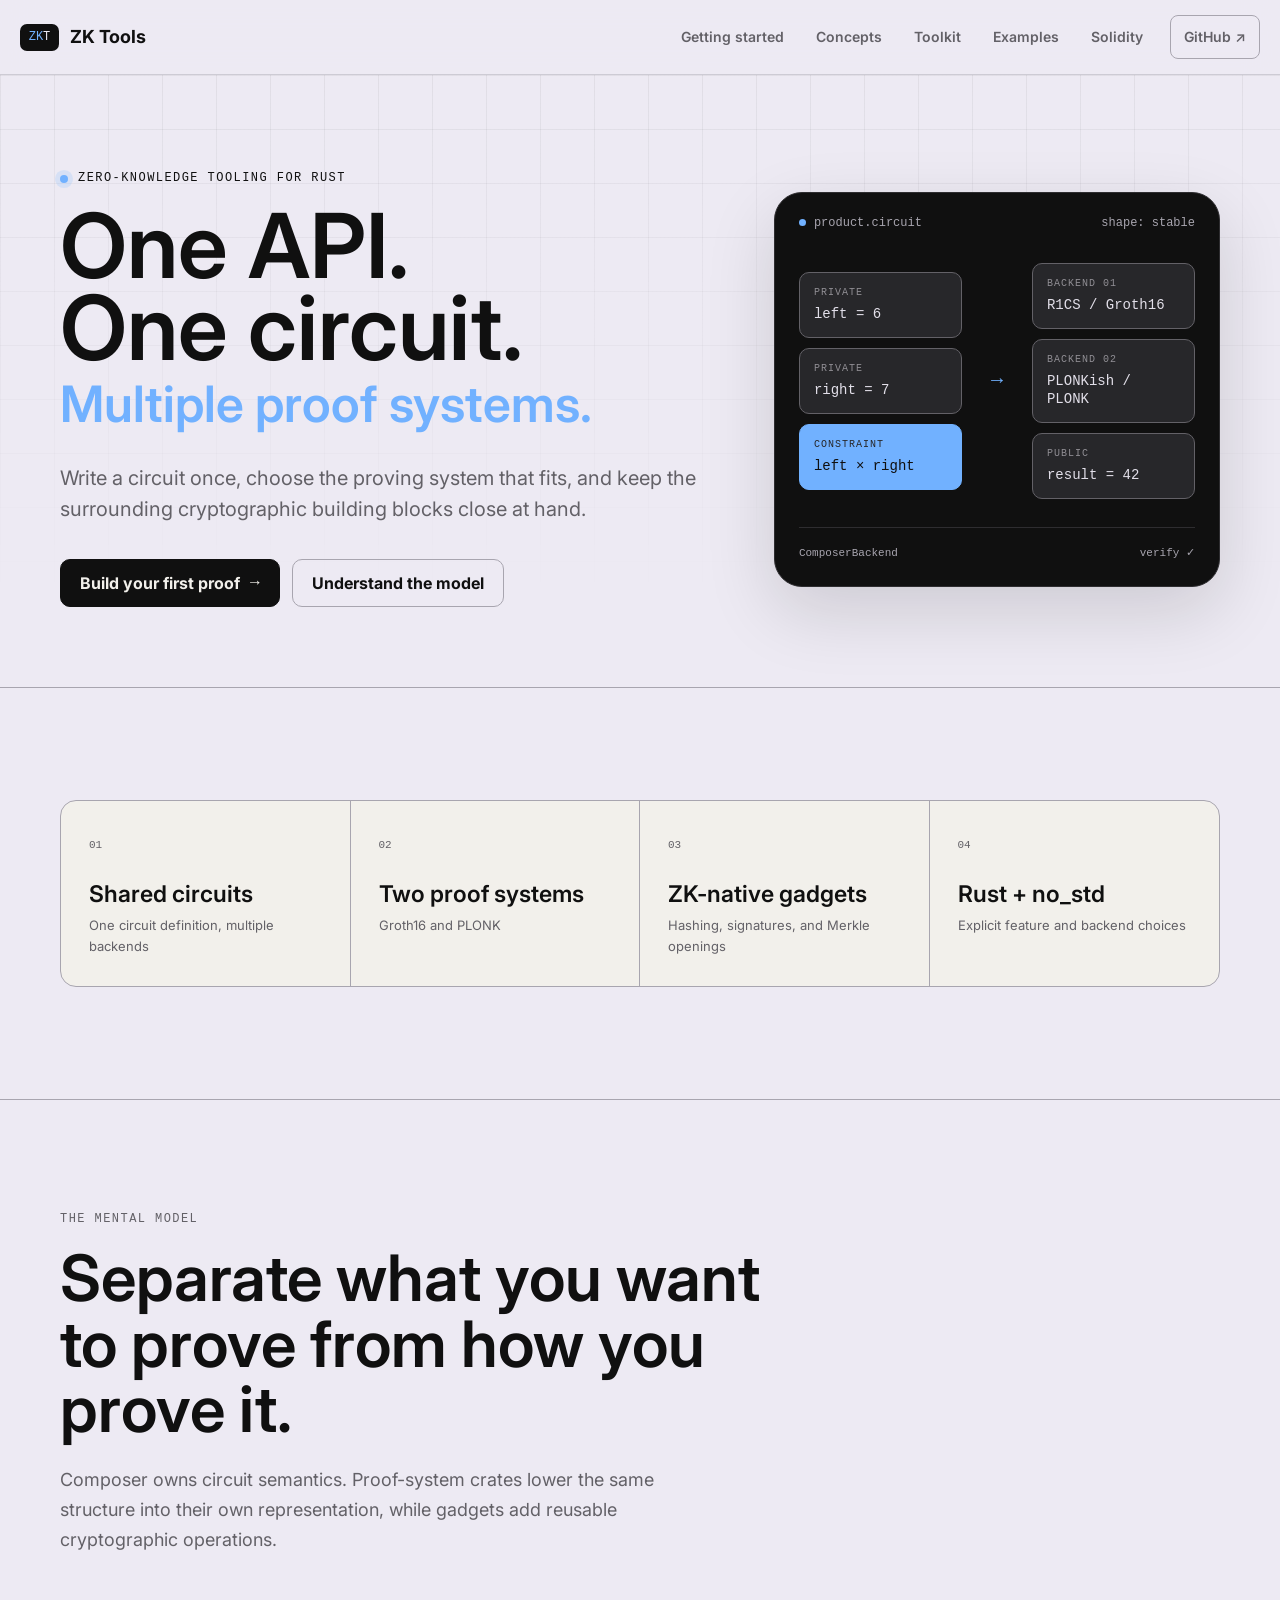
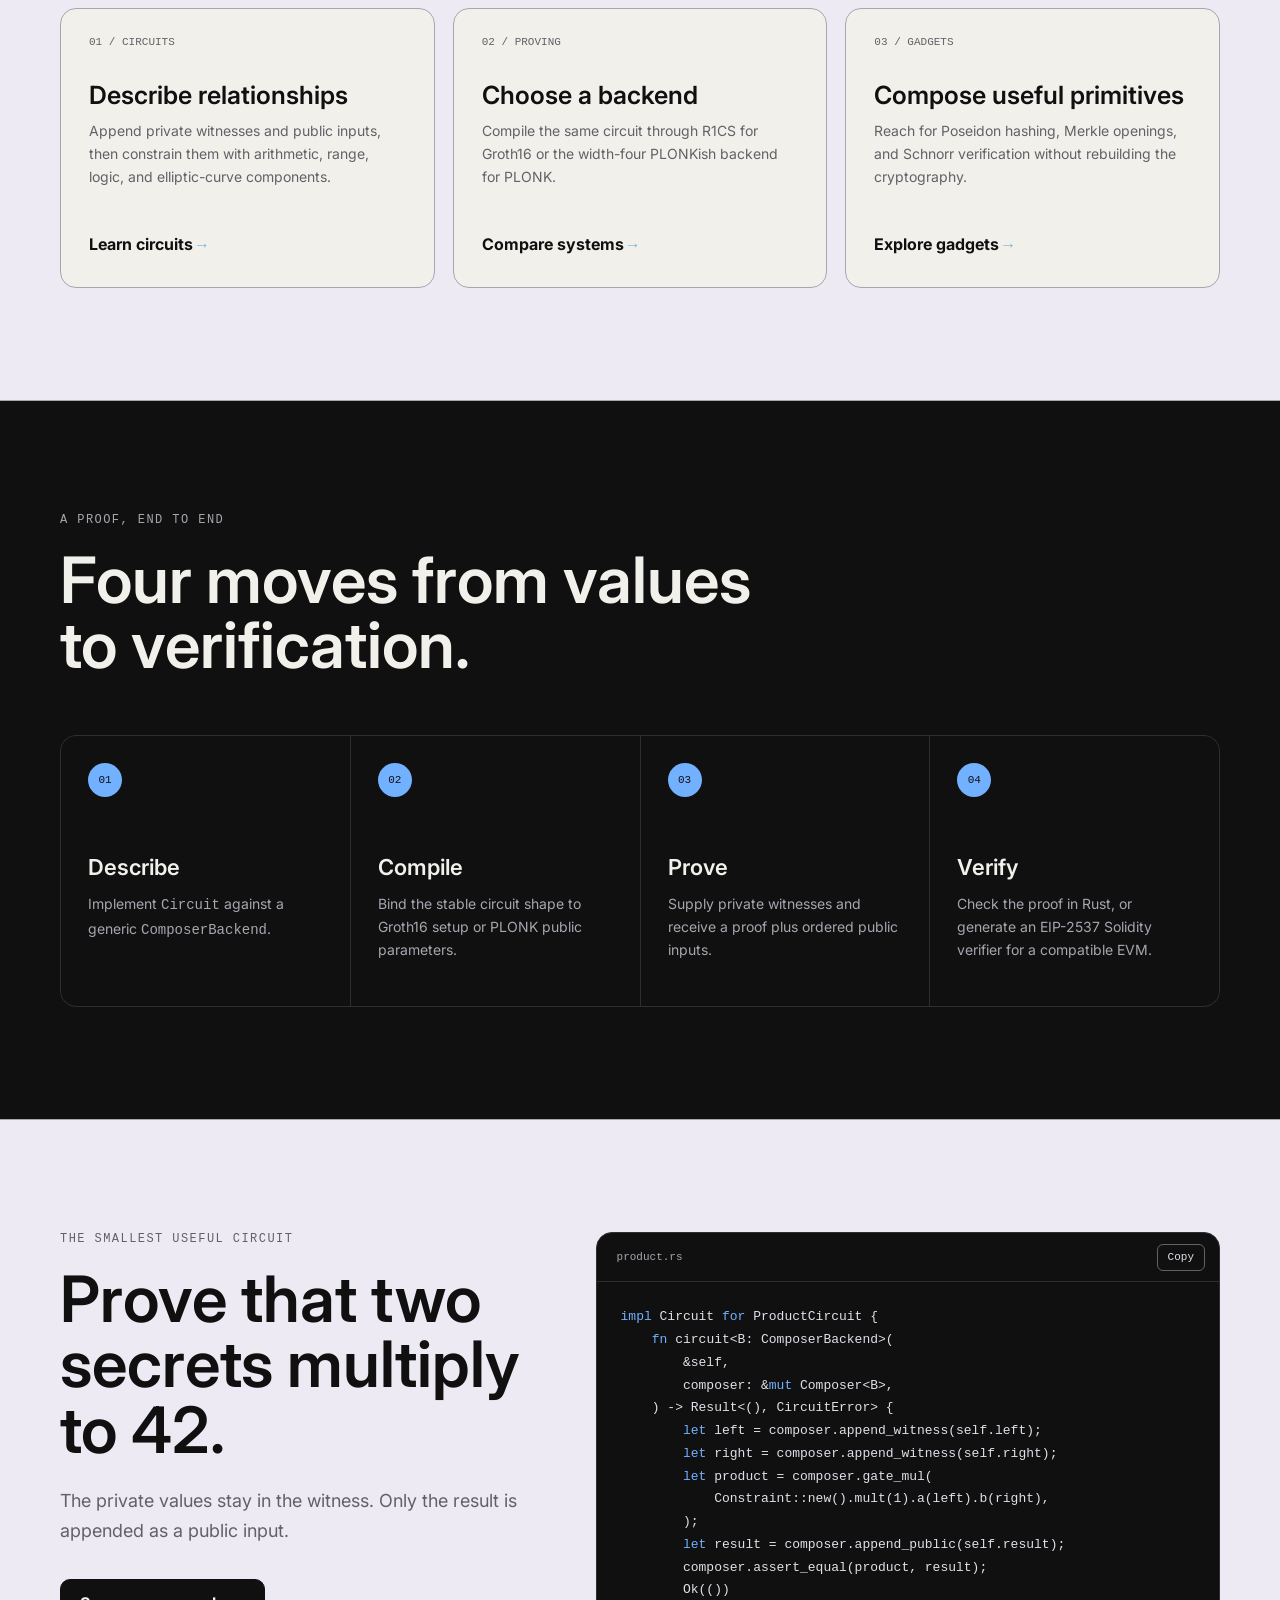
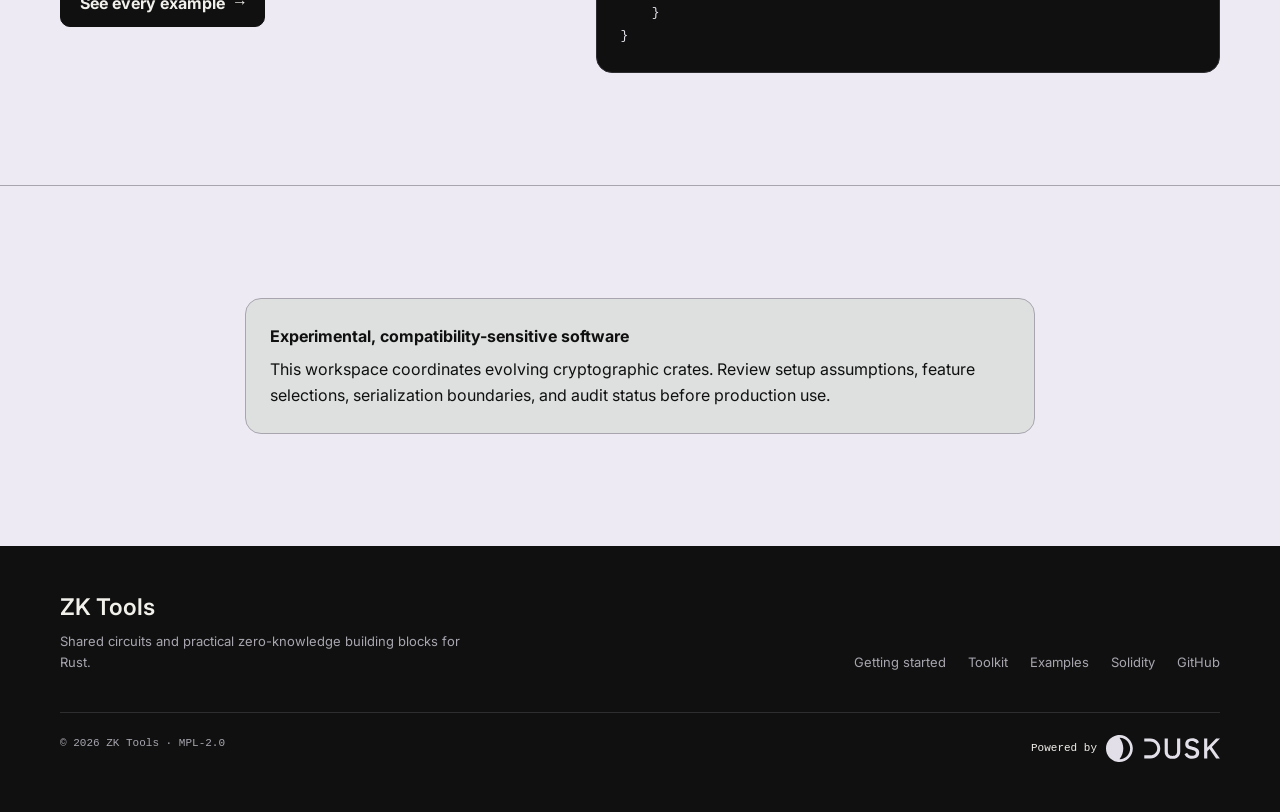
<file: website/index.html>
<!doctype html>
<html lang="en">
<head>
  <meta charset="utf-8">
  <meta name="viewport" content="width=device-width, initial-scale=1">
  <meta name="theme-color" content="#edeaf3">
  <meta name="description" content="A friendly guide to reusable zero-knowledge circuits, Groth16, PLONK, Poseidon, Merkle trees, and Schnorr signatures in Rust.">
  <meta property="og:title" content="ZK Tools — One API. One circuit. Multiple proof systems.">
  <meta property="og:description" content="Build reusable zero-knowledge circuits in Rust and prove them with Groth16 or PLONK.">
  <meta property="og:type" content="website">
  <meta property="og:url" content="https://dusk-network.github.io/zk-tools/">
  <meta name="twitter:card" content="summary">
  <title>ZK Tools — Zero-knowledge building blocks for Rust</title>
  <link rel="canonical" href="https://dusk-network.github.io/zk-tools/">
  <link rel="stylesheet" href="assets/styles.css">
  <script src="assets/site.js" defer></script>
</head>
<body>
  <a class="skip-link" href="#content">Skip to content</a>
  <header class="site-header">
    <div class="nav-wrap">
      <a class="wordmark" href="./" aria-label="ZK Tools home"><span class="wordmark-mark">ZK<span class="wordmark-t">T</span></span> ZK Tools</a>
      <button class="menu-button" type="button" aria-label="Open navigation" aria-expanded="false" data-menu-button>Menu</button>
      <nav class="site-nav" aria-label="Main navigation" data-navigation>
        <a href="guide/">Getting started</a>
        <a href="concepts/">Concepts</a>
        <a href="toolkit/">Toolkit</a>
        <a href="examples/">Examples</a>
        <a href="solidity/">Solidity</a>
        <a class="nav-github" href="https://github.com/dusk-network/zk-tools">GitHub ↗</a>
      </nav>
    </div>
  </header>

  <main id="content">
    <section class="hero">
      <div class="container hero-grid">
        <div>
          <p class="eyebrow"><span class="pulse"></span> Zero-knowledge tooling for Rust</p>
          <h1><span>One API.</span><span>One circuit.</span><span class="hero-accent">Multiple proof systems.</span></h1>
          <p class="hero-copy">Write a circuit once, choose the proving system that fits, and keep the surrounding cryptographic building blocks close at hand.</p>
          <div class="hero-actions">
            <a class="button button-primary" href="guide/">Build your first proof <span class="arrow">→</span></a>
            <a class="button button-ghost" href="concepts/">Understand the model</a>
          </div>
        </div>

        <div class="circuit-card" aria-label="Circuit compilation diagram">
          <div class="circuit-toolbar"><span><span class="status-dot"></span>product.circuit</span><span>shape: stable</span></div>
          <div class="circuit-flow">
            <div class="flow-stack">
              <div class="node"><small>private</small><strong>left = 6</strong></div>
              <div class="node"><small>private</small><strong>right = 7</strong></div>
              <div class="node node-accent"><small>constraint</small><strong>left × right</strong></div>
            </div>
            <div class="flow-arrow">→</div>
            <div class="flow-stack">
              <div class="node"><small>backend 01</small><strong>R1CS / Groth16</strong></div>
              <div class="node"><small>backend 02</small><strong>PLONKish / PLONK</strong></div>
              <div class="node"><small>public</small><strong>result = 42</strong></div>
            </div>
          </div>
          <div class="circuit-footer"><span>ComposerBackend</span><span>verify ✓</span></div>
        </div>
      </div>
    </section>

    <section class="section">
      <div class="container">
        <div class="metric-strip" aria-label="Project overview">
          <div class="metric"><span class="metric-index">01</span><span class="metric-value">Shared circuits</span><span class="metric-label">One circuit definition, multiple backends</span></div>
          <div class="metric"><span class="metric-index">02</span><span class="metric-value">Two proof systems</span><span class="metric-label">Groth16 and PLONK</span></div>
          <div class="metric"><span class="metric-index">03</span><span class="metric-value">ZK-native gadgets</span><span class="metric-label">Hashing, signatures, and Merkle openings</span></div>
          <div class="metric"><span class="metric-index">04</span><span class="metric-value">Rust + no_std</span><span class="metric-label">Explicit feature and backend choices</span></div>
        </div>
      </div>
    </section>

    <section class="section">
      <div class="container">
        <p class="section-kicker">The mental model</p>
        <h2 class="section-title">Separate what you want to prove from how you prove it.</h2>
        <p class="section-lede">Composer owns circuit semantics. Proof-system crates lower the same structure into their own representation, while gadgets add reusable cryptographic operations.</p>
        <div class="card-grid">
          <article class="card"><span class="card-number">01 / CIRCUITS</span><h3>Describe relationships</h3><p>Append private witnesses and public inputs, then constrain them with arithmetic, range, logic, and elliptic-curve components.</p><a class="card-link" href="concepts/#circuits">Learn circuits <span>→</span></a></article>
          <article class="card"><span class="card-number">02 / PROVING</span><h3>Choose a backend</h3><p>Compile the same circuit through R1CS for Groth16 or the width-four PLONKish backend for PLONK.</p><a class="card-link" href="toolkit/#proof-systems">Compare systems <span>→</span></a></article>
          <article class="card"><span class="card-number">03 / GADGETS</span><h3>Compose useful primitives</h3><p>Reach for Poseidon hashing, Merkle openings, and Schnorr verification without rebuilding the cryptography.</p><a class="card-link" href="toolkit/#gadgets">Explore gadgets <span>→</span></a></article>
        </div>
      </div>
    </section>

    <section class="section section-dark">
      <div class="container">
        <p class="section-kicker">A proof, end to end</p>
        <h2 class="section-title">Four moves from values to verification.</h2>
        <div class="steps">
          <article class="step"><span class="step-index">01</span><h3>Describe</h3><p>Implement <code>Circuit</code> against a generic <code>ComposerBackend</code>.</p></article>
          <article class="step"><span class="step-index">02</span><h3>Compile</h3><p>Bind the stable circuit shape to Groth16 setup or PLONK public parameters.</p></article>
          <article class="step"><span class="step-index">03</span><h3>Prove</h3><p>Supply private witnesses and receive a proof plus ordered public inputs.</p></article>
          <article class="step"><span class="step-index">04</span><h3>Verify</h3><p>Check the proof in Rust, or generate an EIP-2537 Solidity verifier for a compatible EVM.</p></article>
        </div>
      </div>
    </section>

    <section class="section">
      <div class="container split">
        <div>
          <p class="section-kicker">The smallest useful circuit</p>
          <h2 class="section-title">Prove that two secrets multiply to 42.</h2>
          <p class="section-lede">The private values stay in the witness. Only the result is appended as a public input.</p>
          <div class="hero-actions"><a class="button button-primary" href="examples/">See every example <span class="arrow">→</span></a></div>
        </div>
        <div class="code-block">
          <div class="code-head"><span>product.rs</span><button class="copy-button" type="button" data-copy>Copy</button></div>
          <pre><code><span class="syntax-key">impl</span> Circuit <span class="syntax-key">for</span> ProductCircuit {
    <span class="syntax-key">fn</span> circuit&lt;B: ComposerBackend&gt;(
        &amp;self,
        composer: &amp;<span class="syntax-key">mut</span> Composer&lt;B&gt;,
    ) -&gt; Result&lt;(), CircuitError&gt; {
        <span class="syntax-key">let</span> left = composer.append_witness(self.left);
        <span class="syntax-key">let</span> right = composer.append_witness(self.right);
        <span class="syntax-key">let</span> product = composer.gate_mul(
            Constraint::new().mult(1).a(left).b(right),
        );
        <span class="syntax-key">let</span> result = composer.append_public(self.result);
        composer.assert_equal(product, result);
        Ok(())
    }
}</code></pre>
        </div>
      </div>
    </section>

    <section class="section">
      <div class="narrow">
        <div class="callout"><strong>Experimental, compatibility-sensitive software</strong>This workspace coordinates evolving cryptographic crates. Review setup assumptions, feature selections, serialization boundaries, and audit status before production use.</div>
      </div>
    </section>
  </main>

  <footer class="site-footer">
    <div class="container">
      <div class="footer-grid">
        <div><h2 class="footer-title">ZK Tools</h2><p class="footer-copy">Shared circuits and practical zero-knowledge building blocks for Rust.</p></div>
        <nav class="footer-links" aria-label="Footer navigation"><a href="guide/">Getting started</a><a href="toolkit/">Toolkit</a><a href="examples/">Examples</a><a href="solidity/">Solidity</a><a href="https://github.com/dusk-network/zk-tools">GitHub</a></nav>
      </div>
      <div class="footer-base"><span>© <span data-year>2026</span> ZK Tools · MPL-2.0</span><span class="powered">Powered by <a href="https://dusk.network" aria-label="Dusk"><img src="assets/dusk-logo.svg" alt="Dusk"></a></span></div>
    </div>
  </footer>
</body>
</html>
</file>
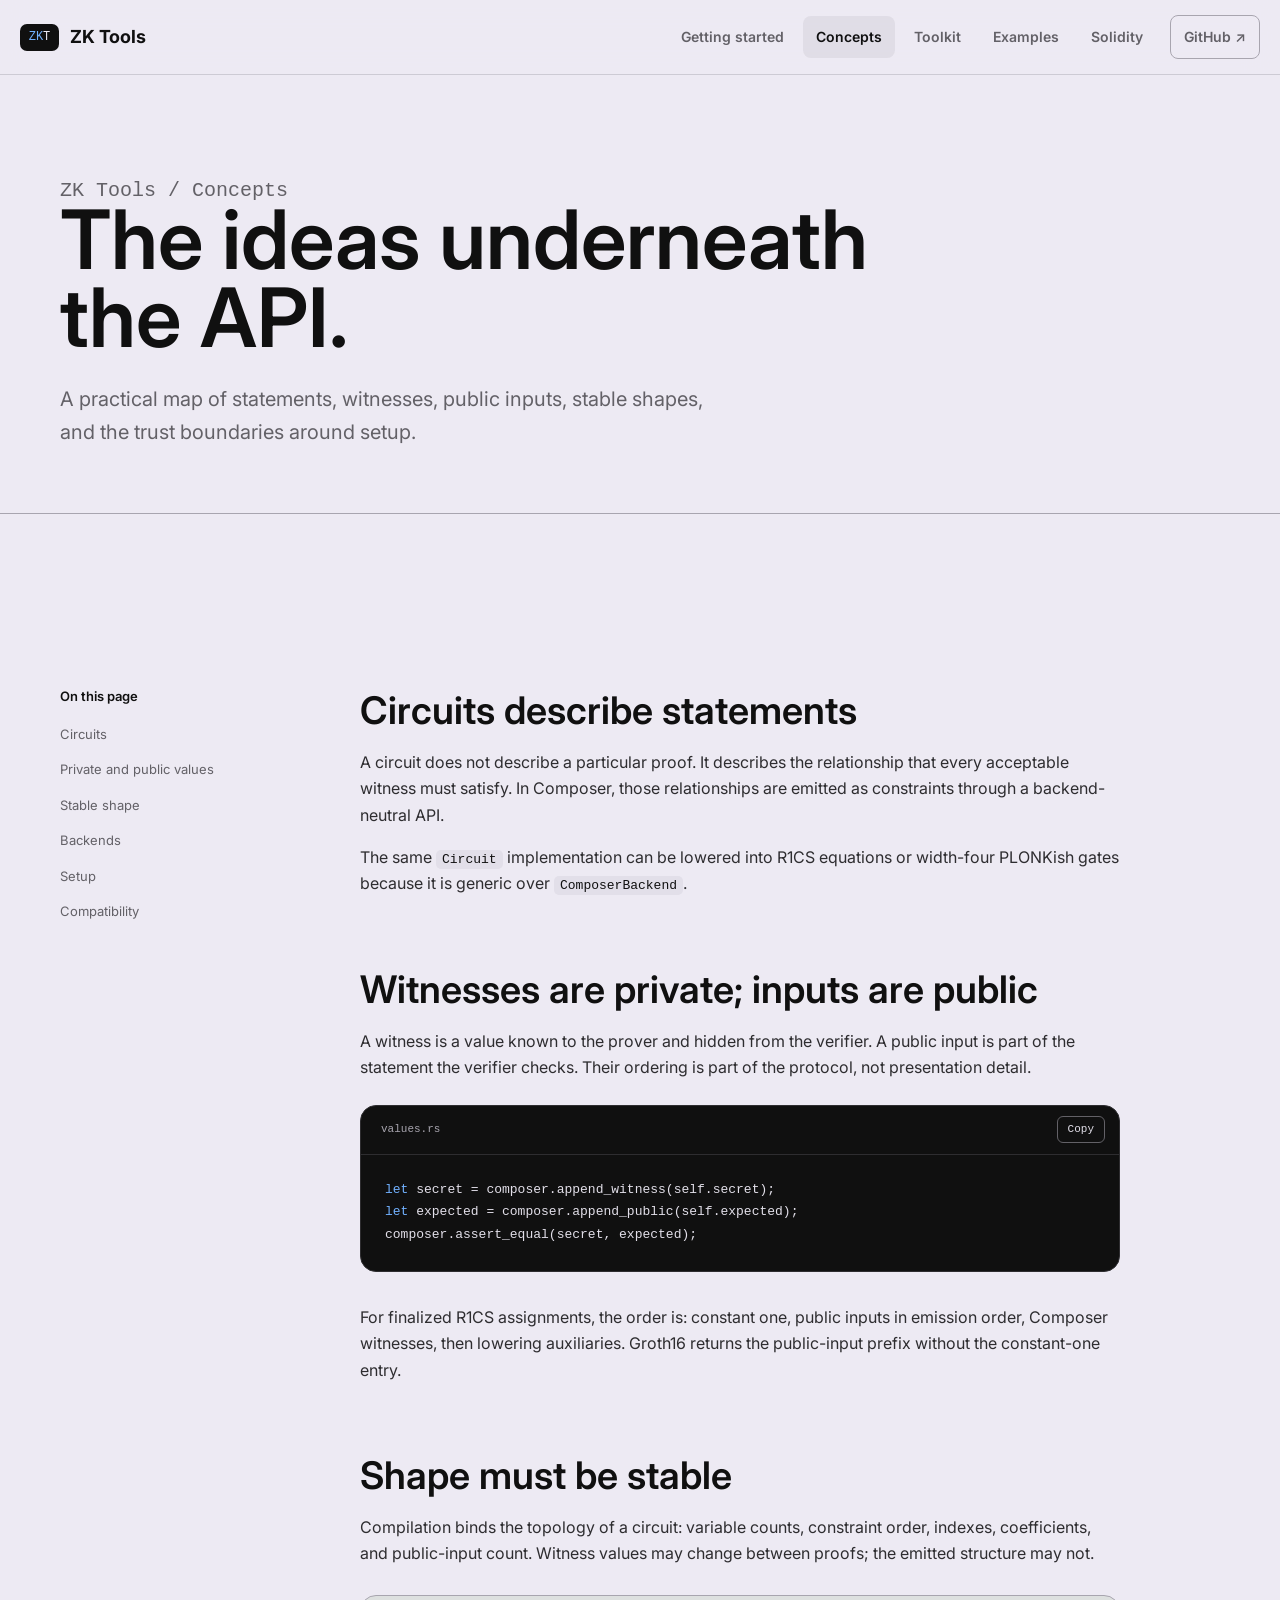
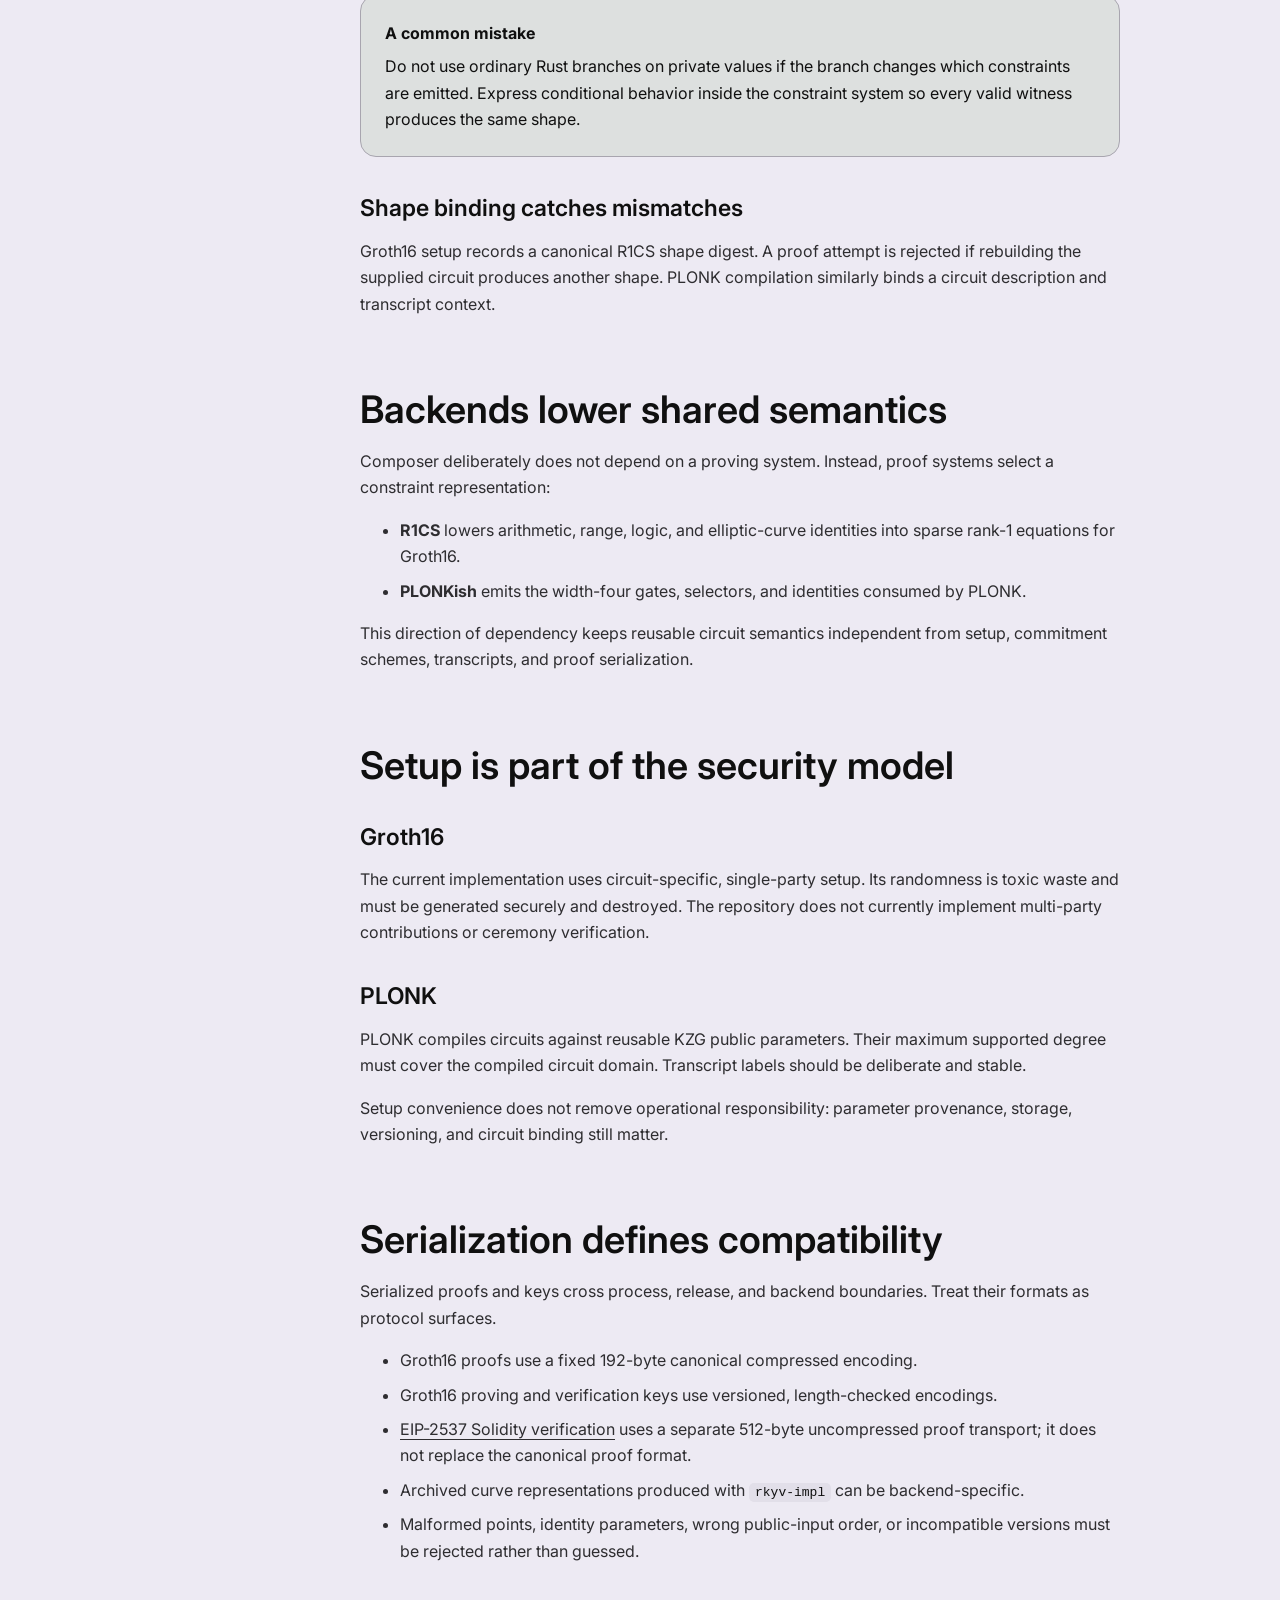
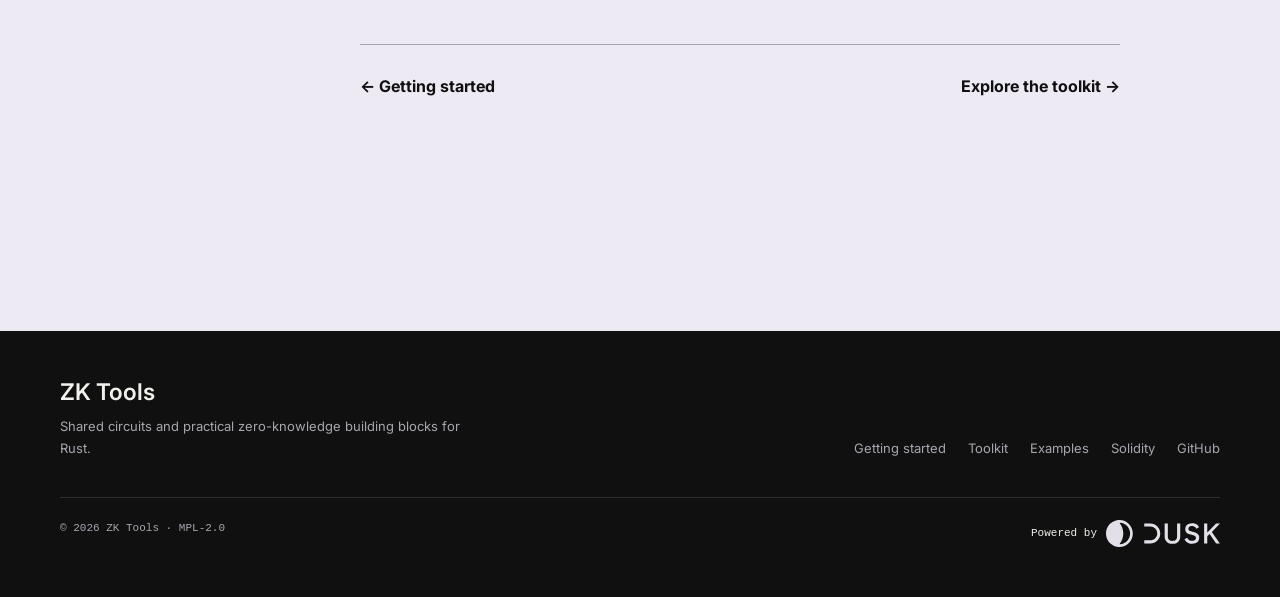
<file: website/concepts/index.html>
<!doctype html>
<html lang="en">
<head>
  <meta charset="utf-8"><meta name="viewport" content="width=device-width, initial-scale=1"><meta name="theme-color" content="#edeaf3">
  <meta name="description" content="Understand circuits, witnesses, public inputs, circuit shape, setup, and verification in ZK Tools.">
  <title>Core concepts — ZK Tools</title>
  <link rel="stylesheet" href="../assets/styles.css"><script src="../assets/site.js" defer></script>
</head>
<body>
  <a class="skip-link" href="#content">Skip to content</a>
  <header class="site-header"><div class="nav-wrap"><a class="wordmark" href="../"><span class="wordmark-mark">ZK<span class="wordmark-t">T</span></span> ZK Tools</a><button class="menu-button" type="button" aria-label="Open navigation" aria-expanded="false" data-menu-button>Menu</button><nav class="site-nav" aria-label="Main navigation" data-navigation><a href="../guide/">Getting started</a><a href="../concepts/" aria-current="page">Concepts</a><a href="../toolkit/">Toolkit</a><a href="../examples/">Examples</a><a href="../solidity/">Solidity</a><a class="nav-github" href="https://github.com/dusk-network/zk-tools">GitHub ↗</a></nav></div></header>
  <main id="content">
    <header class="page-hero container"><p class="breadcrumbs"><a href="../">ZK Tools</a> / Concepts</p><h1>The ideas underneath the API.</h1><p>A practical map of statements, witnesses, public inputs, stable shapes, and the trust boundaries around setup.</p></header>
    <div class="section"><div class="container docs-layout">
      <aside class="docs-sidebar"><strong>On this page</strong><a href="#circuits">Circuits</a><a href="#values">Private and public values</a><a href="#shape">Stable shape</a><a href="#backends">Backends</a><a href="#setup">Setup</a><a href="#serialization">Compatibility</a></aside>
      <article class="docs-content">
        <h2 id="circuits">Circuits describe statements</h2>
        <p>A circuit does not describe a particular proof. It describes the relationship that every acceptable witness must satisfy. In Composer, those relationships are emitted as constraints through a backend-neutral API.</p>
        <p>The same <span class="inline-code">Circuit</span> implementation can be lowered into R1CS equations or width-four PLONKish gates because it is generic over <span class="inline-code">ComposerBackend</span>.</p>

        <h2 id="values">Witnesses are private; inputs are public</h2>
        <p>A witness is a value known to the prover and hidden from the verifier. A public input is part of the statement the verifier checks. Their ordering is part of the protocol, not presentation detail.</p>
        <div class="code-block"><div class="code-head"><span>values.rs</span><button class="copy-button" type="button" data-copy>Copy</button></div><pre><code><span class="syntax-key">let</span> secret = composer.append_witness(self.secret);
<span class="syntax-key">let</span> expected = composer.append_public(self.expected);
composer.assert_equal(secret, expected);</code></pre></div>
        <p>For finalized R1CS assignments, the order is: constant one, public inputs in emission order, Composer witnesses, then lowering auxiliaries. Groth16 returns the public-input prefix without the constant-one entry.</p>

        <h2 id="shape">Shape must be stable</h2>
        <p>Compilation binds the topology of a circuit: variable counts, constraint order, indexes, coefficients, and public-input count. Witness values may change between proofs; the emitted structure may not.</p>
        <div class="callout"><strong>A common mistake</strong>Do not use ordinary Rust branches on private values if the branch changes which constraints are emitted. Express conditional behavior inside the constraint system so every valid witness produces the same shape.</div>
        <h3>Shape binding catches mismatches</h3>
        <p>Groth16 setup records a canonical R1CS shape digest. A proof attempt is rejected if rebuilding the supplied circuit produces another shape. PLONK compilation similarly binds a circuit description and transcript context.</p>

        <h2 id="backends">Backends lower shared semantics</h2>
        <p>Composer deliberately does not depend on a proving system. Instead, proof systems select a constraint representation:</p>
        <ul><li><strong>R1CS</strong> lowers arithmetic, range, logic, and elliptic-curve identities into sparse rank-1 equations for Groth16.</li><li><strong>PLONKish</strong> emits the width-four gates, selectors, and identities consumed by PLONK.</li></ul>
        <p>This direction of dependency keeps reusable circuit semantics independent from setup, commitment schemes, transcripts, and proof serialization.</p>

        <h2 id="setup">Setup is part of the security model</h2>
        <h3>Groth16</h3><p>The current implementation uses circuit-specific, single-party setup. Its randomness is toxic waste and must be generated securely and destroyed. The repository does not currently implement multi-party contributions or ceremony verification.</p>
        <h3>PLONK</h3><p>PLONK compiles circuits against reusable KZG public parameters. Their maximum supported degree must cover the compiled circuit domain. Transcript labels should be deliberate and stable.</p>
        <p>Setup convenience does not remove operational responsibility: parameter provenance, storage, versioning, and circuit binding still matter.</p>

        <h2 id="serialization">Serialization defines compatibility</h2>
        <p>Serialized proofs and keys cross process, release, and backend boundaries. Treat their formats as protocol surfaces.</p>
        <ul><li>Groth16 proofs use a fixed 192-byte canonical compressed encoding.</li><li>Groth16 proving and verification keys use versioned, length-checked encodings.</li><li><a href="../solidity/">EIP-2537 Solidity verification</a> uses a separate 512-byte uncompressed proof transport; it does not replace the canonical proof format.</li><li>Archived curve representations produced with <span class="inline-code">rkyv-impl</span> can be backend-specific.</li><li>Malformed points, identity parameters, wrong public-input order, or incompatible versions must be rejected rather than guessed.</li></ul>
        <div class="doc-next"><a href="../guide/">← Getting started</a><a href="../toolkit/">Explore the toolkit →</a></div>
      </article>
    </div></div>
  </main>
  <footer class="site-footer"><div class="container"><div class="footer-grid"><div><h2 class="footer-title">ZK Tools</h2><p class="footer-copy">Shared circuits and practical zero-knowledge building blocks for Rust.</p></div><nav class="footer-links" aria-label="Footer navigation"><a href="../guide/">Getting started</a><a href="../toolkit/">Toolkit</a><a href="../examples/">Examples</a><a href="../solidity/">Solidity</a><a href="https://github.com/dusk-network/zk-tools">GitHub</a></nav></div><div class="footer-base"><span>© <span data-year>2026</span> ZK Tools · MPL-2.0</span><span class="powered">Powered by <a href="https://dusk.network" aria-label="Dusk"><img src="../assets/dusk-logo.svg" alt="Dusk"></a></span></div></div></footer>
</body>
</html>
</file>
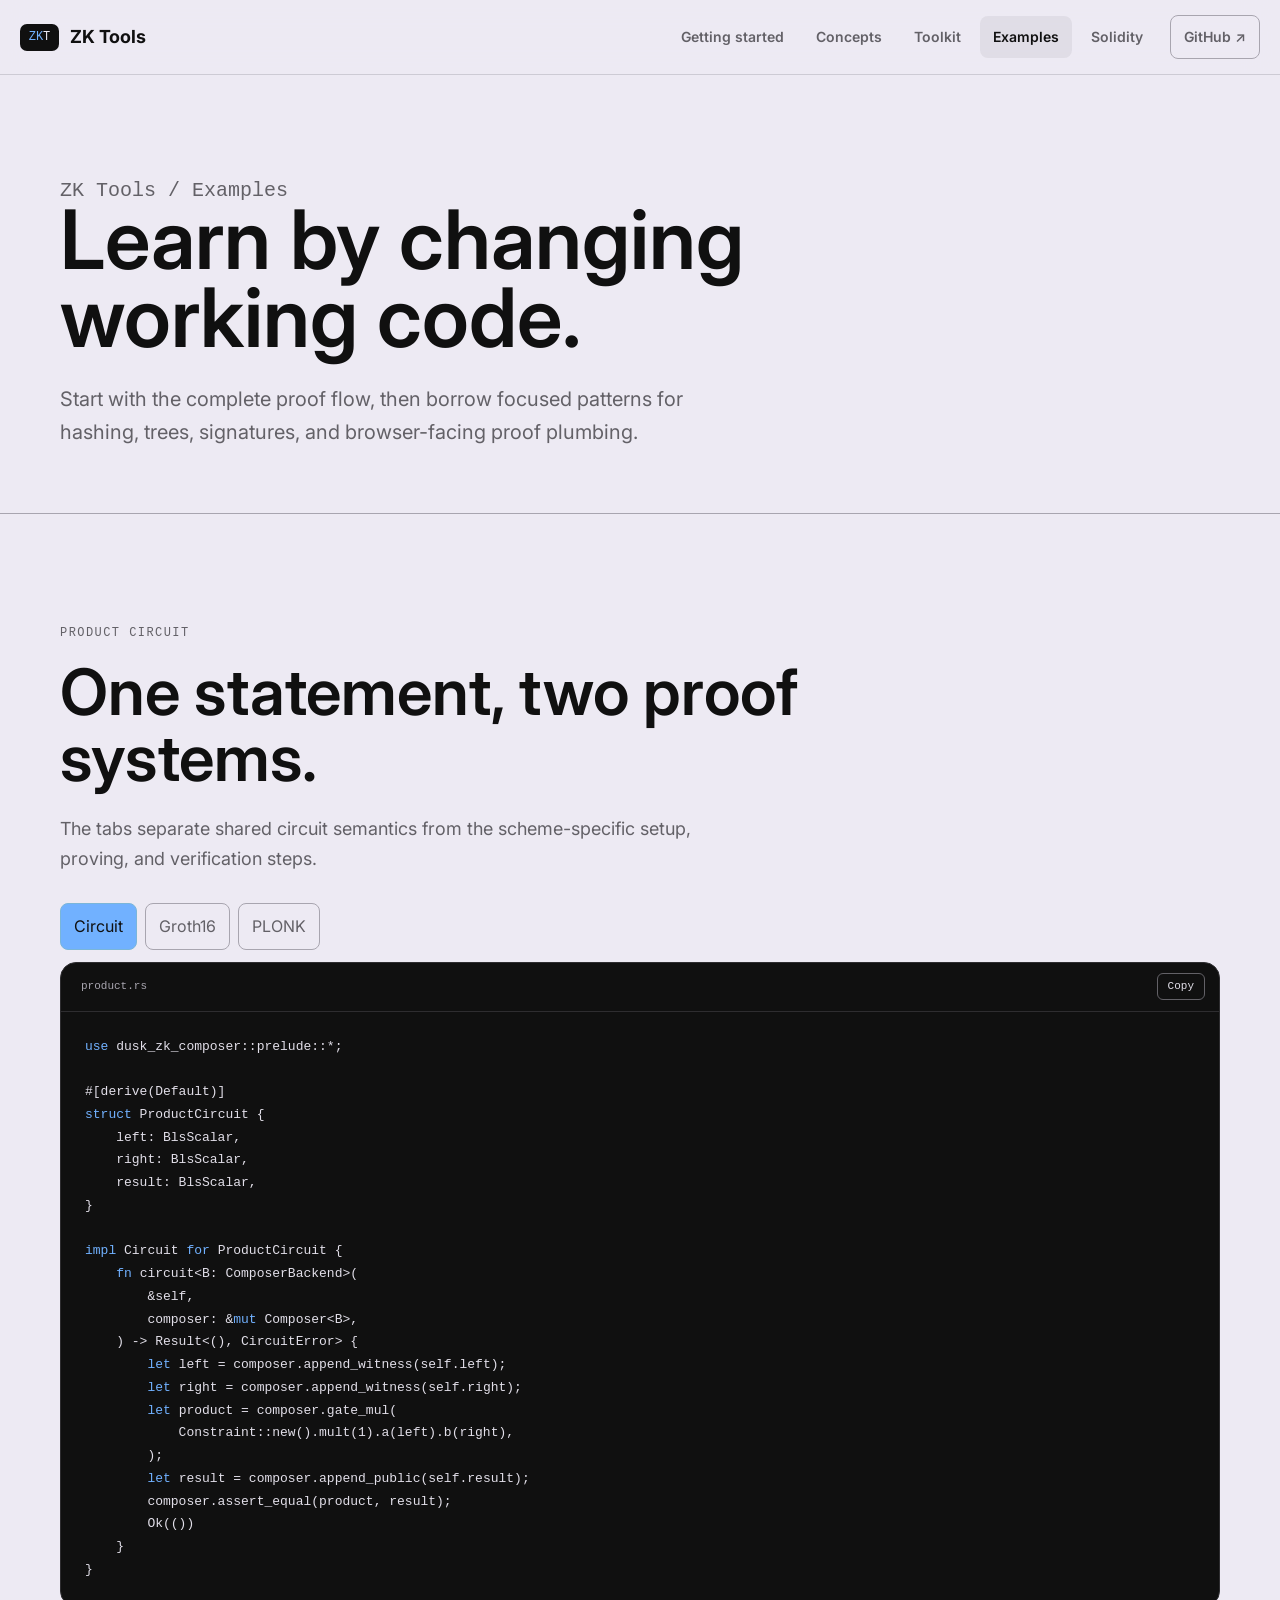
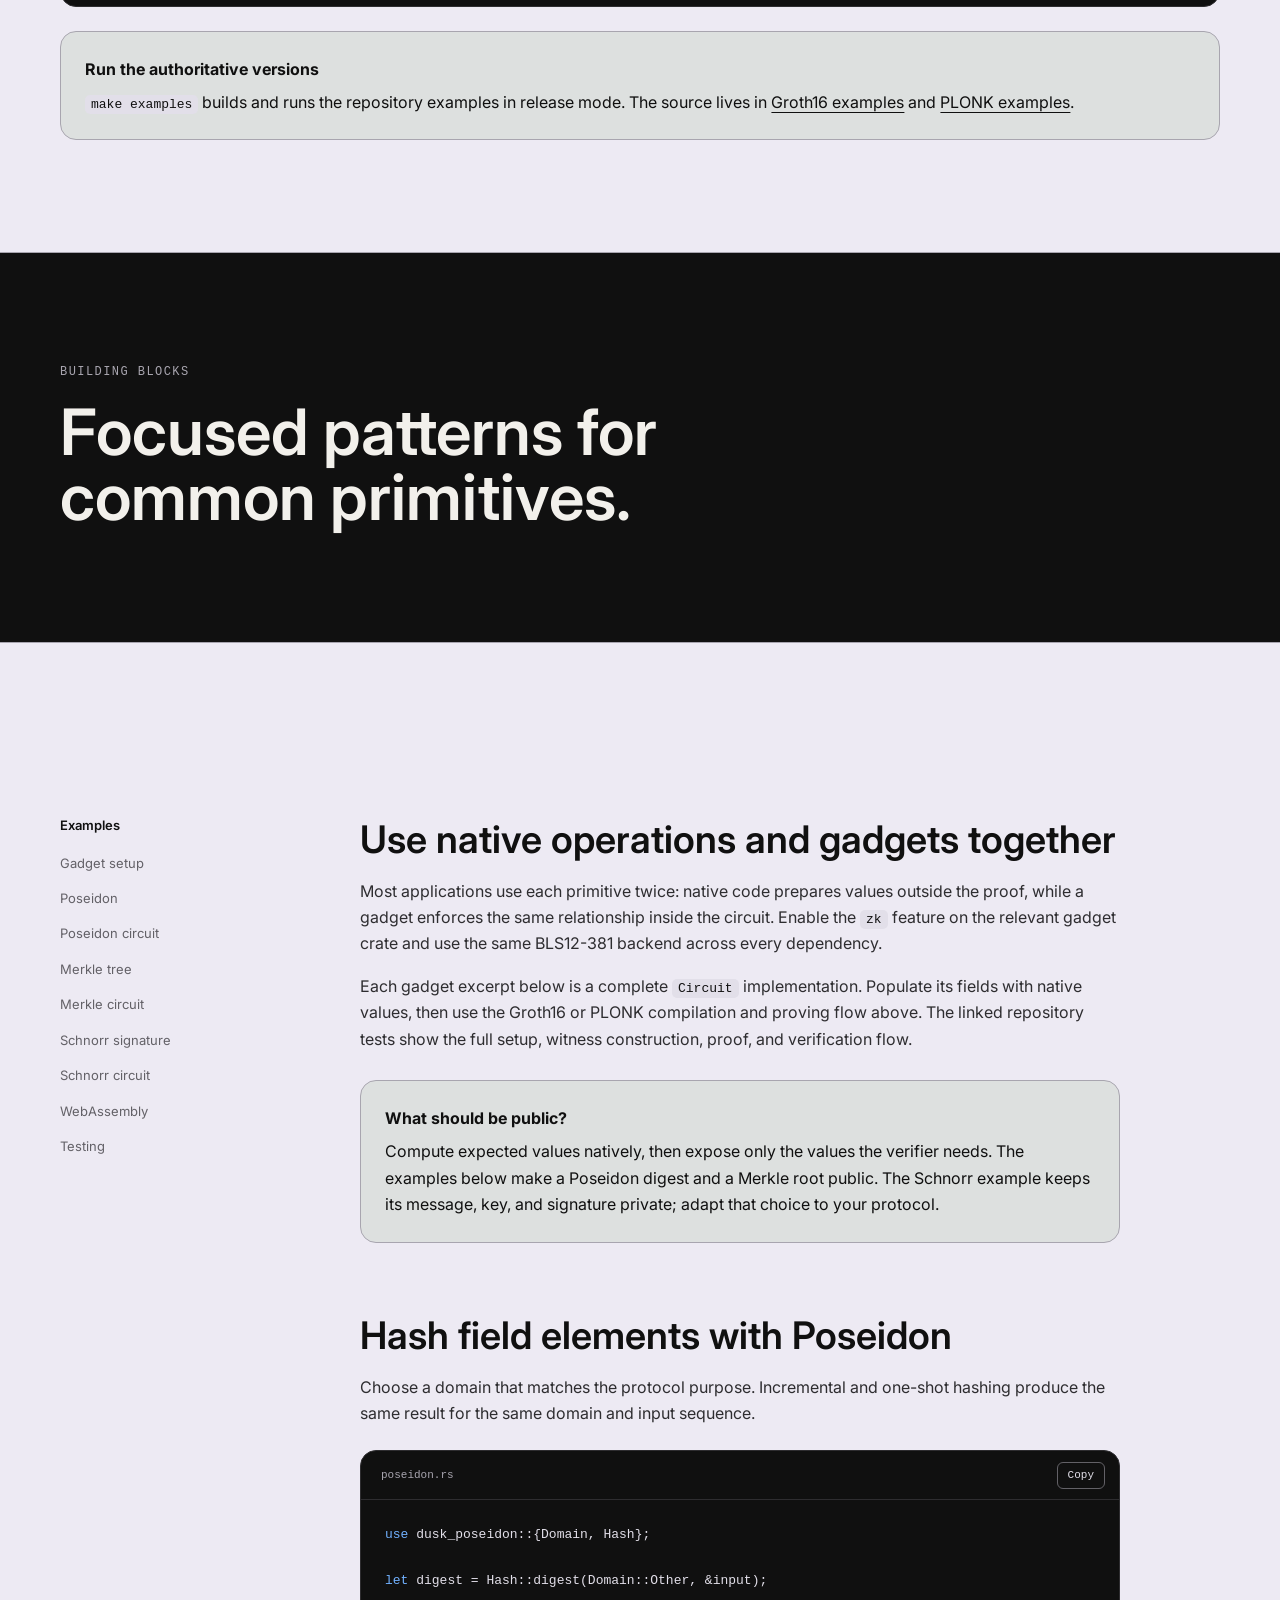
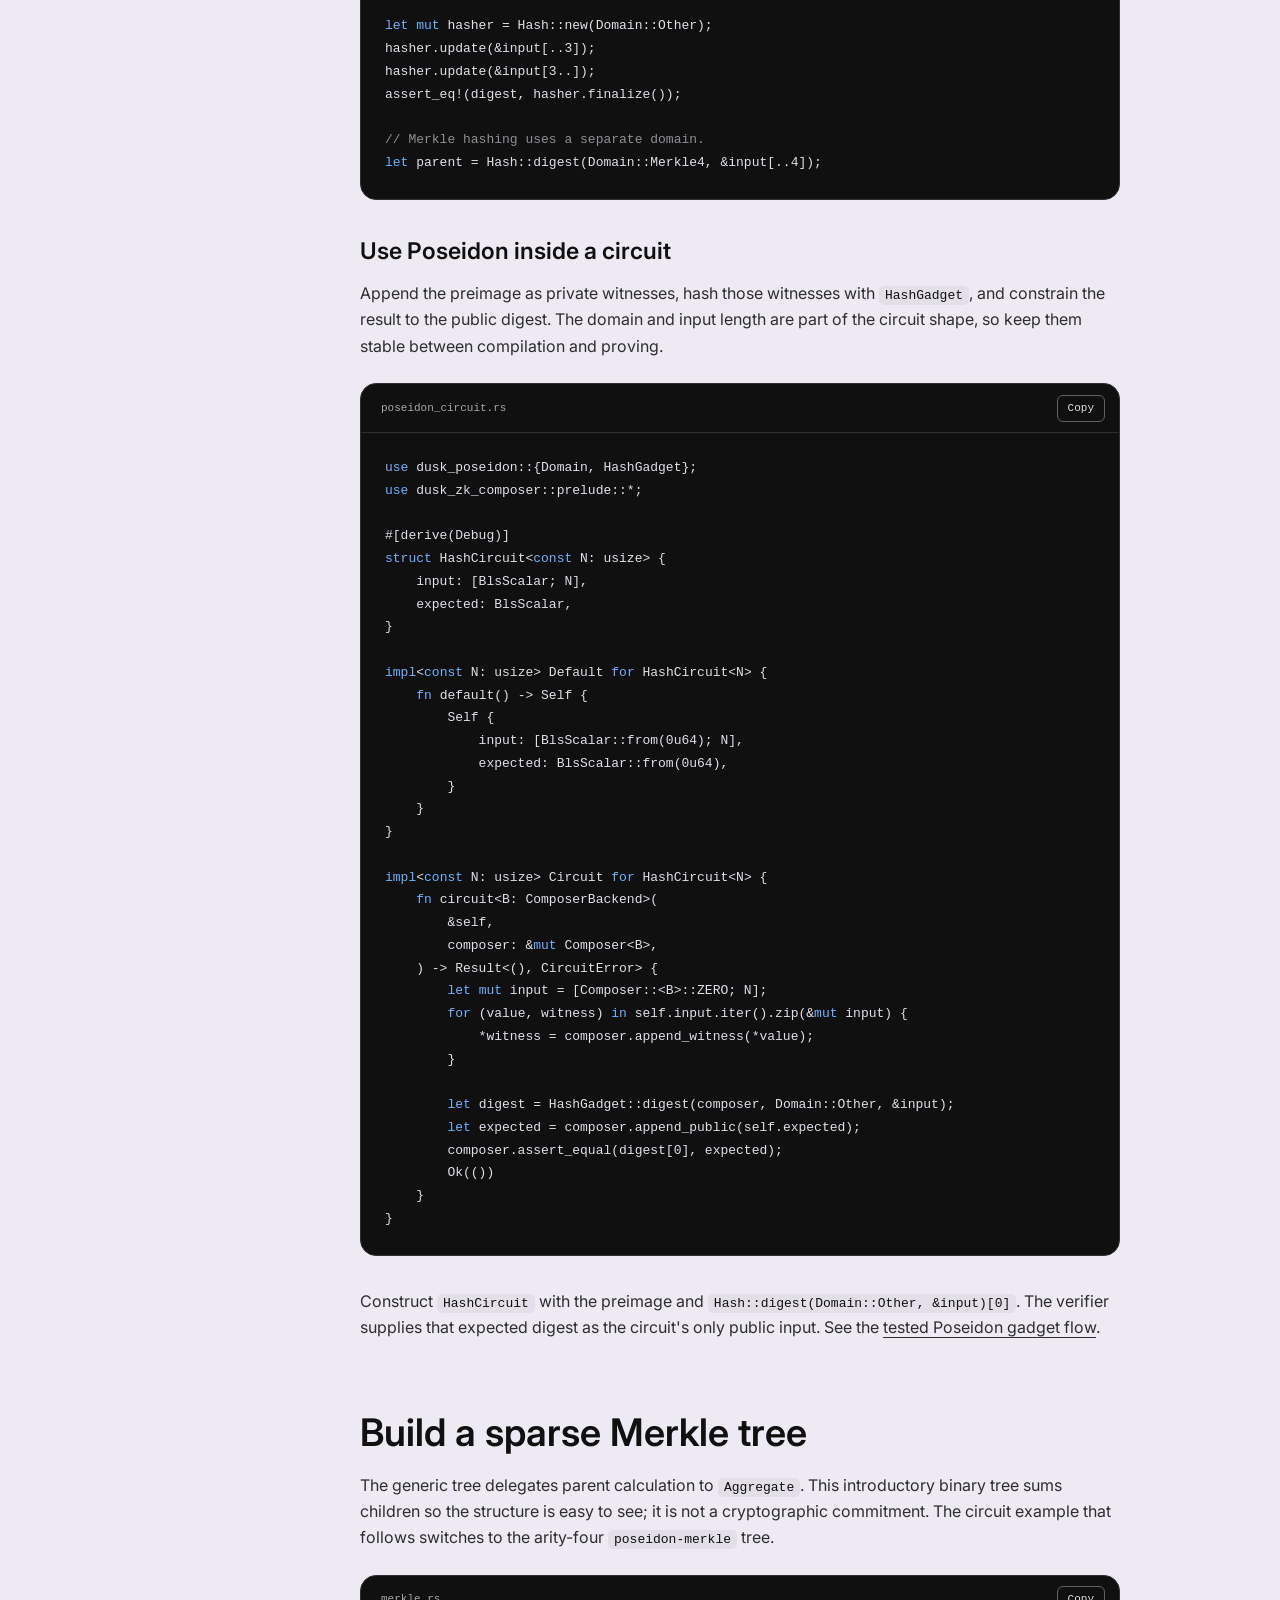
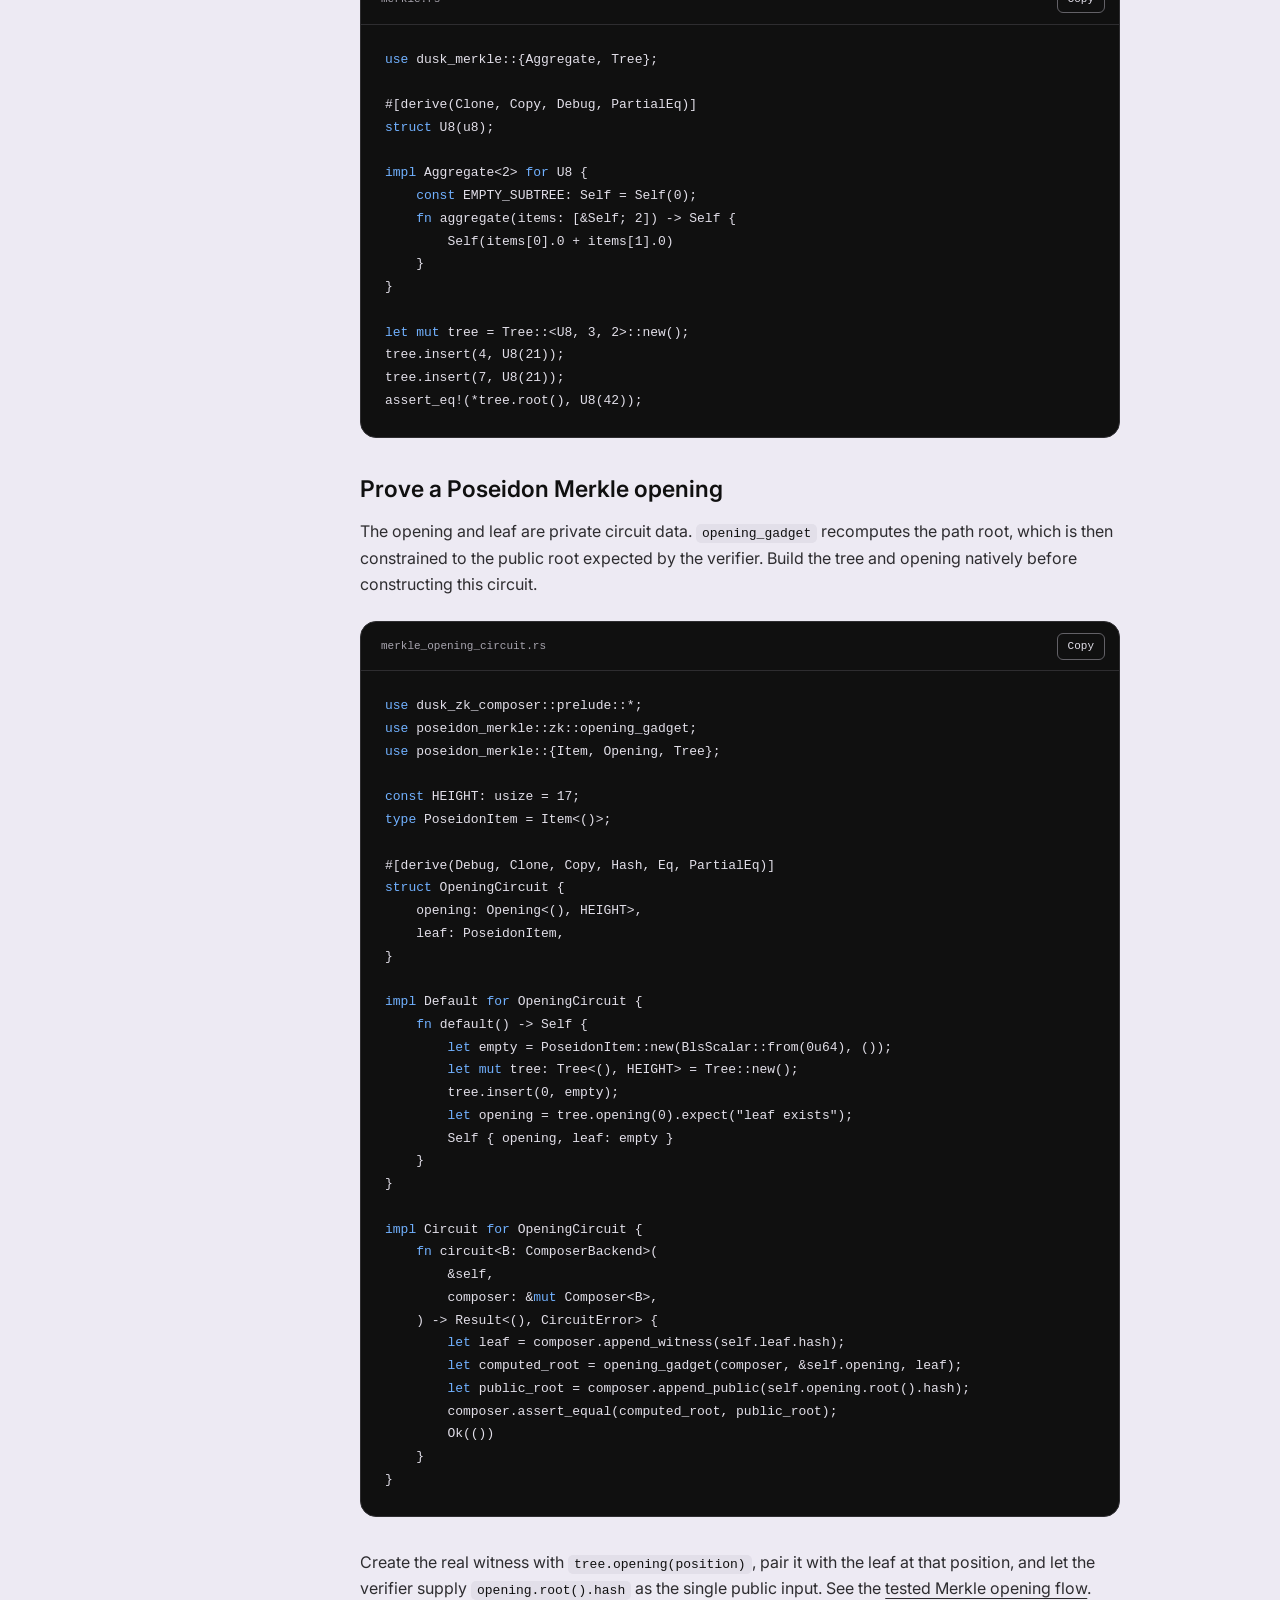
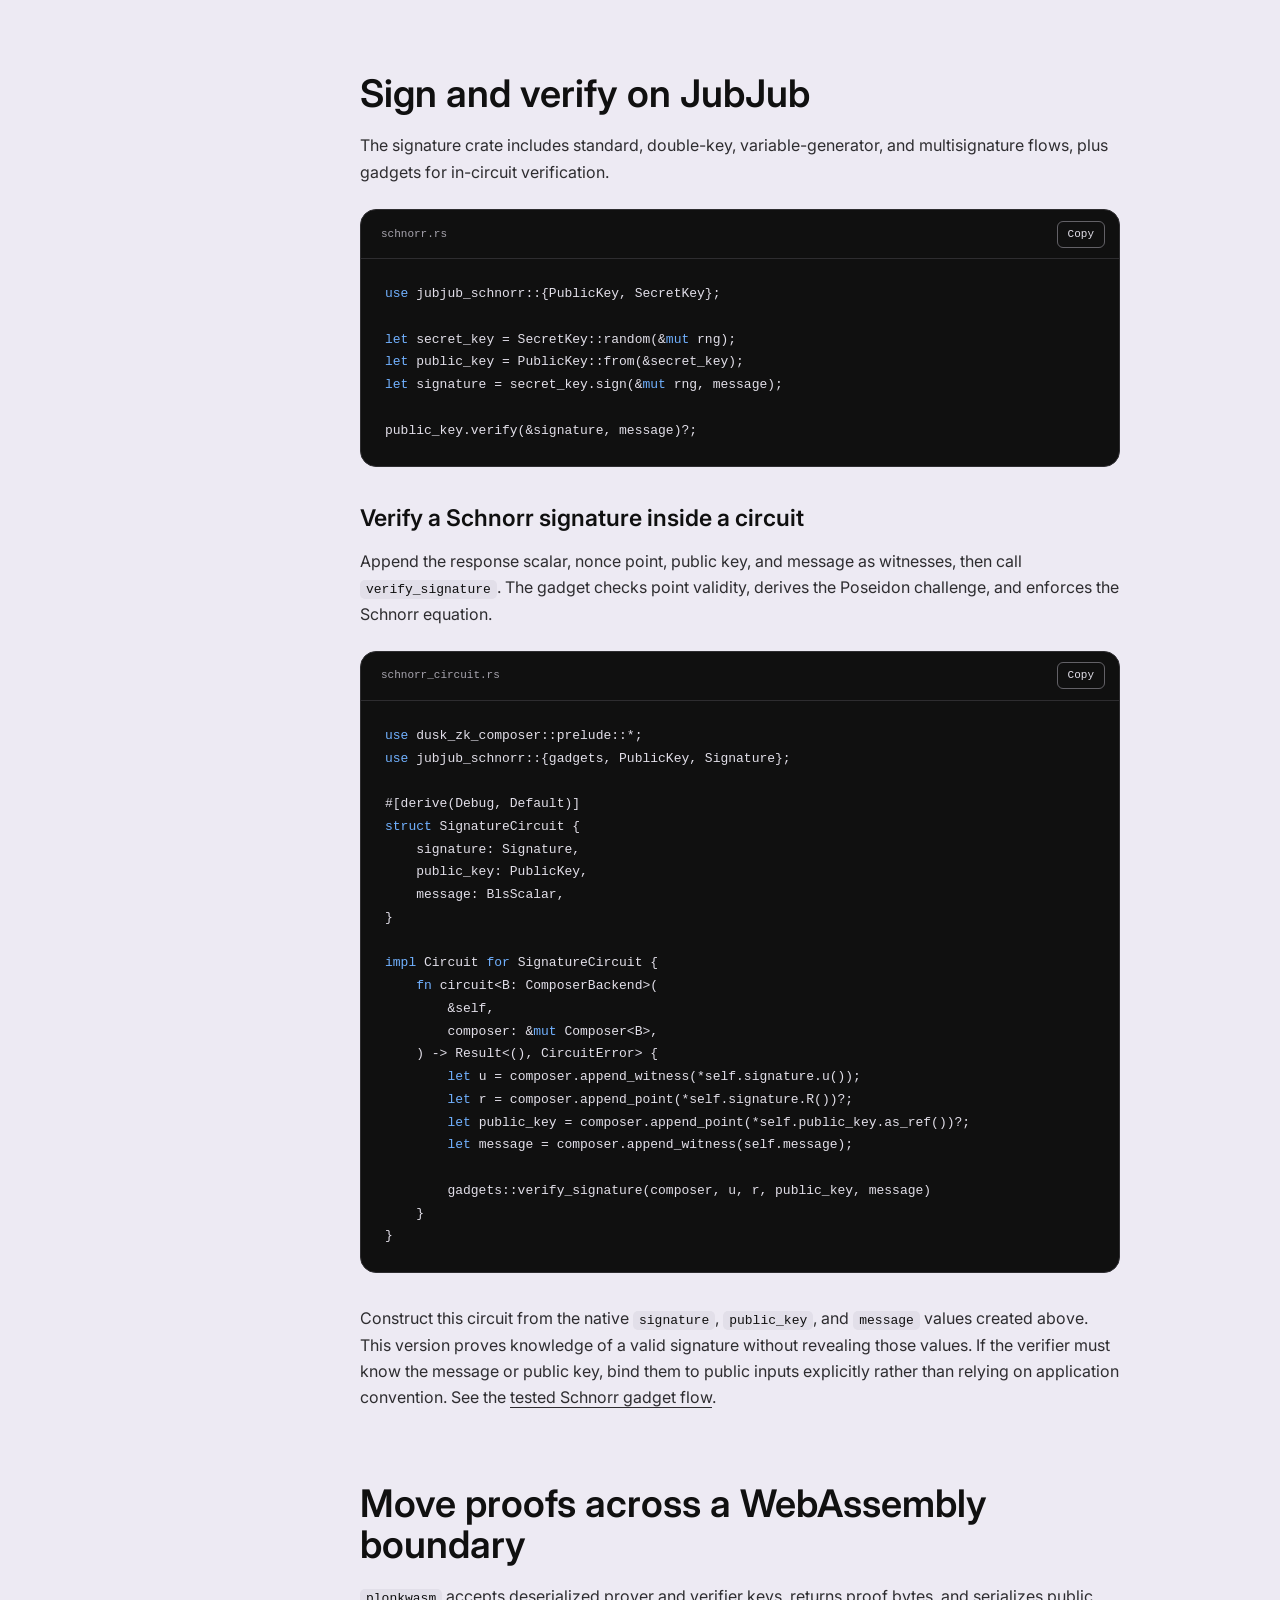
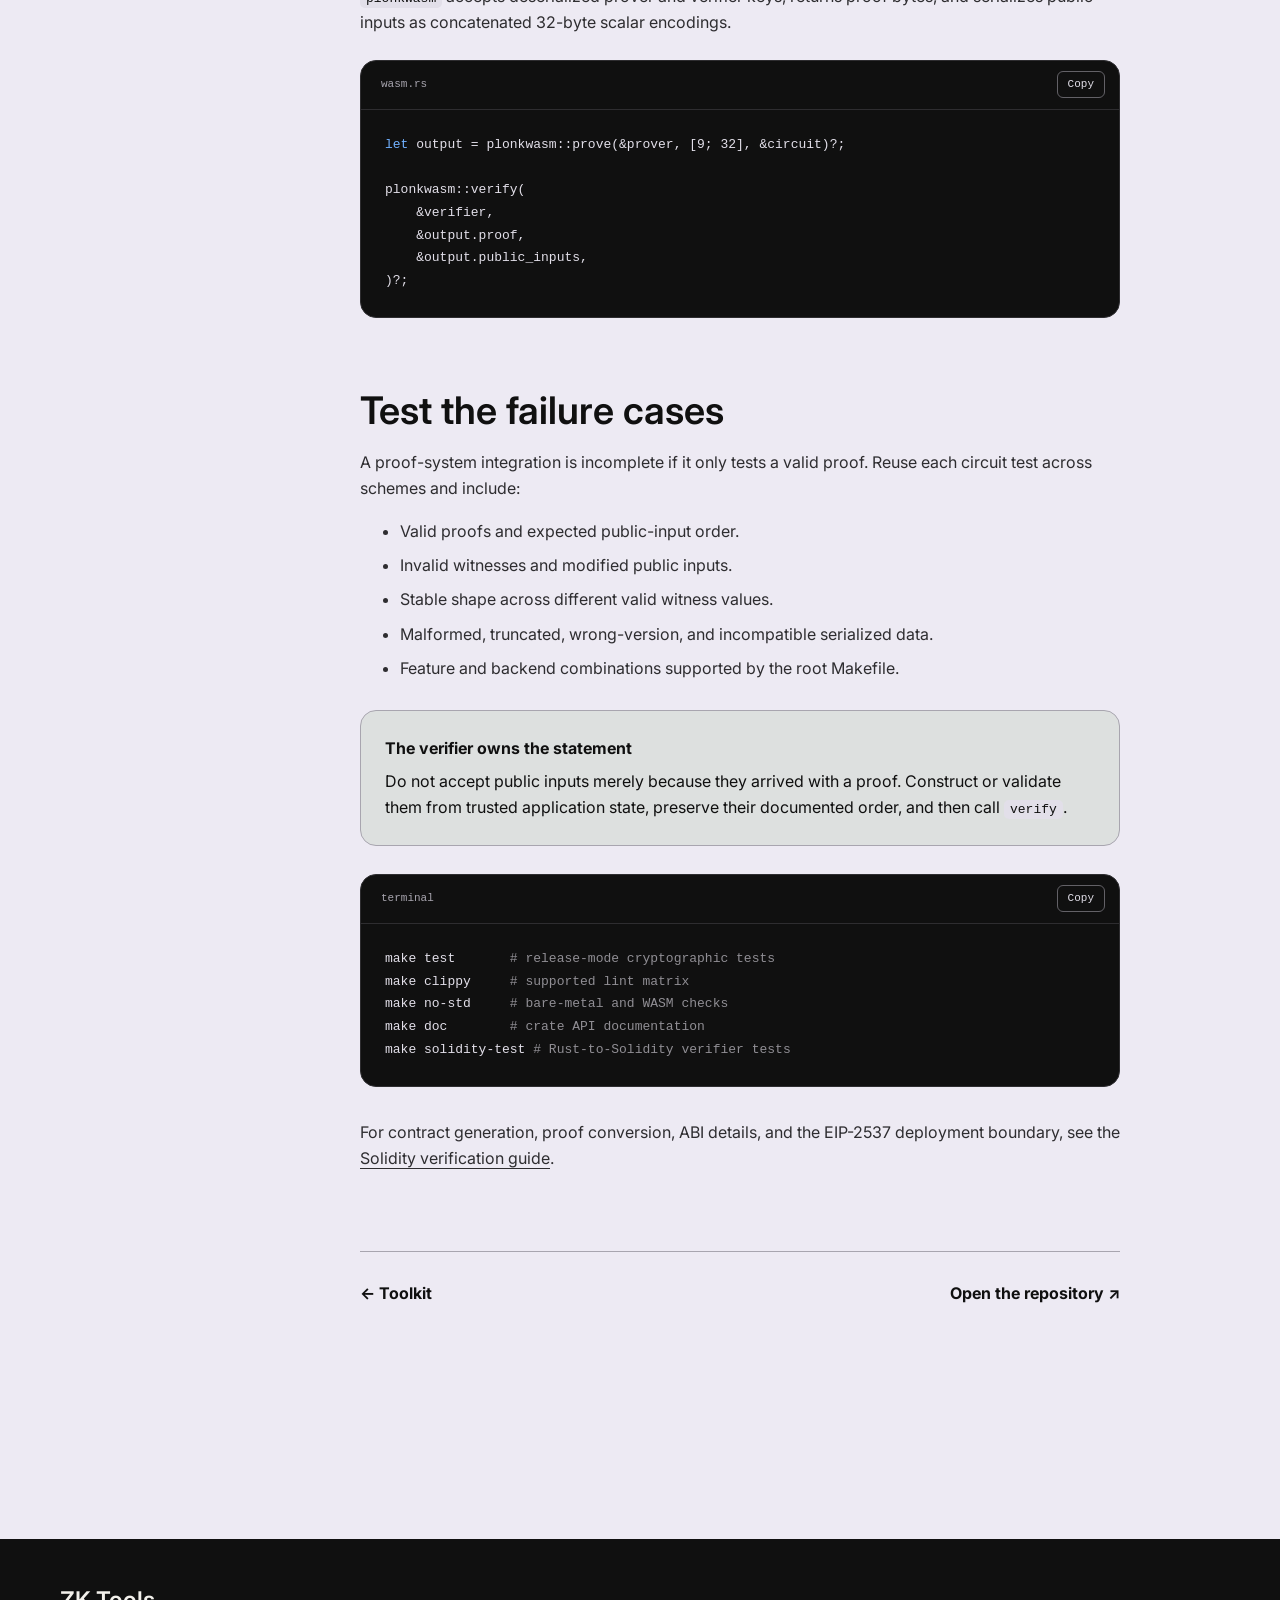
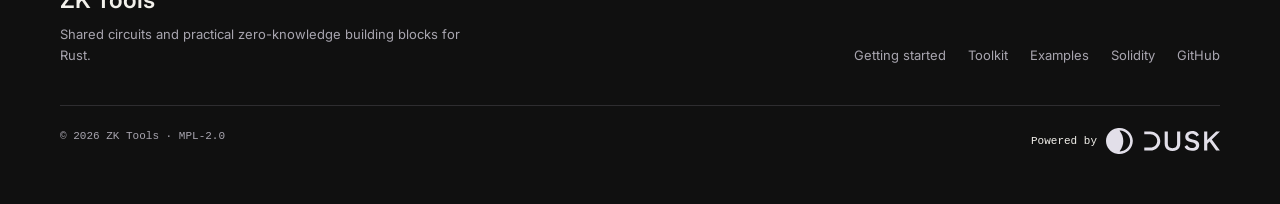
<file: website/examples/index.html>
<!doctype html>
<html lang="en">
<head>
  <meta charset="utf-8"><meta name="viewport" content="width=device-width, initial-scale=1"><meta name="theme-color" content="#edeaf3">
  <meta name="description" content="Copyable Rust examples for circuits, Groth16, PLONK, Poseidon, Merkle trees, and Schnorr signatures.">
  <title>Examples — ZK Tools</title>
  <link rel="stylesheet" href="../assets/styles.css"><script src="../assets/site.js" defer></script>
</head>
<body>
  <a class="skip-link" href="#content">Skip to content</a>
  <header class="site-header"><div class="nav-wrap"><a class="wordmark" href="../"><span class="wordmark-mark">ZK<span class="wordmark-t">T</span></span> ZK Tools</a><button class="menu-button" type="button" aria-label="Open navigation" aria-expanded="false" data-menu-button>Menu</button><nav class="site-nav" aria-label="Main navigation" data-navigation><a href="../guide/">Getting started</a><a href="../concepts/">Concepts</a><a href="../toolkit/">Toolkit</a><a href="../examples/" aria-current="page">Examples</a><a href="../solidity/">Solidity</a><a class="nav-github" href="https://github.com/dusk-network/zk-tools">GitHub ↗</a></nav></div></header>
  <main id="content">
    <header class="page-hero container"><p class="breadcrumbs"><a href="../">ZK Tools</a> / Examples</p><h1>Learn by changing working code.</h1><p>Start with the complete proof flow, then borrow focused patterns for hashing, trees, signatures, and browser-facing proof plumbing.</p></header>
    <section class="section"><div class="container">
      <p class="section-kicker">Product circuit</p><h2 class="section-title">One statement, two proof systems.</h2><p class="section-lede">The tabs separate shared circuit semantics from the scheme-specific setup, proving, and verification steps.</p>
      <div class="tabs" data-tabs>
        <div class="tab-list" role="tablist" aria-label="Product circuit examples">
          <button type="button" role="tab" aria-selected="true">Circuit</button><button type="button" role="tab" aria-selected="false">Groth16</button><button type="button" role="tab" aria-selected="false">PLONK</button>
        </div>
        <div role="tabpanel" class="code-block"><div class="code-head"><span>product.rs</span><button class="copy-button" type="button" data-copy>Copy</button></div><pre><code><span class="syntax-key">use</span> dusk_zk_composer::prelude::*;

#[derive(Default)]
<span class="syntax-key">struct</span> ProductCircuit {
    left: BlsScalar,
    right: BlsScalar,
    result: BlsScalar,
}

<span class="syntax-key">impl</span> Circuit <span class="syntax-key">for</span> ProductCircuit {
    <span class="syntax-key">fn</span> circuit&lt;B: ComposerBackend&gt;(
        &amp;self,
        composer: &amp;<span class="syntax-key">mut</span> Composer&lt;B&gt;,
    ) -&gt; Result&lt;(), CircuitError&gt; {
        <span class="syntax-key">let</span> left = composer.append_witness(self.left);
        <span class="syntax-key">let</span> right = composer.append_witness(self.right);
        <span class="syntax-key">let</span> product = composer.gate_mul(
            Constraint::new().mult(1).a(left).b(right),
        );
        <span class="syntax-key">let</span> result = composer.append_public(self.result);
        composer.assert_equal(product, result);
        Ok(())
    }
}</code></pre></div>
        <div role="tabpanel" class="code-block" hidden><div class="code-head"><span>groth16.rs</span><button class="copy-button" type="button" data-copy>Copy</button></div><pre><code><span class="syntax-key">use</span> dusk_groth16::prelude::*;
<span class="syntax-key">use</span> rand_core::OsRng;

<span class="syntax-key">let</span> (prover, verifier) =
    Compiler::trusted_setup::&lt;ProductCircuit, _&gt;(&amp;<span class="syntax-key">mut</span> OsRng)?;

<span class="syntax-key">let</span> circuit = ProductCircuit {
    left: BlsScalar::from(6u64),
    right: BlsScalar::from(7u64),
    result: BlsScalar::from(42u64),
};

<span class="syntax-key">let</span> (proof, public_inputs) =
    prover.prove(&amp;<span class="syntax-key">mut</span> OsRng, &amp;circuit)?;
<span class="syntax-key">let</span> expected_public_inputs = [BlsScalar::from(42u64)];
assert_eq!(public_inputs.as_slice(), expected_public_inputs.as_slice());
verifier.verify(&amp;proof, &amp;expected_public_inputs)?;</code></pre></div>
        <div role="tabpanel" class="code-block" hidden><div class="code-head"><span>plonk.rs</span><button class="copy-button" type="button" data-copy>Copy</button></div><pre><code><span class="syntax-key">use</span> dusk_plonk::prelude::*;
<span class="syntax-key">use</span> rand_core::OsRng;

<span class="syntax-key">let</span> pp = PublicParameters::setup(1 &lt;&lt; 8, &amp;<span class="syntax-key">mut</span> OsRng)?;
<span class="syntax-key">let</span> (prover, verifier) =
    Compiler::compile::&lt;ProductCircuit&gt;(&amp;pp, <span class="syntax-string">b"product-circuit"</span>)?;

<span class="syntax-key">let</span> (proof, public_inputs) =
    prover.prove(&amp;<span class="syntax-key">mut</span> OsRng, &amp;circuit)?;
<span class="syntax-key">let</span> expected_public_inputs = [BlsScalar::from(42u64)];
assert_eq!(public_inputs.as_slice(), expected_public_inputs.as_slice());
verifier.verify(&amp;proof, &amp;expected_public_inputs)?;</code></pre></div>
      </div>
      <div class="callout" style="margin-top:24px"><strong>Run the authoritative versions</strong><span class="inline-code">make examples</span> builds and runs the repository examples in release mode. The source lives in <a href="https://github.com/dusk-network/zk-tools/tree/main/crates/groth16/examples">Groth16 examples</a> and <a href="https://github.com/dusk-network/zk-tools/tree/main/crates/plonk/examples">PLONK examples</a>.</div>
    </div></section>

    <section class="section section-dark"><div class="container"><p class="section-kicker">Building blocks</p><h2 class="section-title">Focused patterns for common primitives.</h2></div></section>

    <section class="section"><div class="container docs-layout">
      <aside class="docs-sidebar"><strong>Examples</strong><a href="#gadget-setup">Gadget setup</a><a href="#poseidon">Poseidon</a><a href="#poseidon-circuit">Poseidon circuit</a><a href="#merkle">Merkle tree</a><a href="#merkle-circuit">Merkle circuit</a><a href="#schnorr">Schnorr signature</a><a href="#schnorr-circuit">Schnorr circuit</a><a href="#wasm">WebAssembly</a><a href="#testing">Testing</a></aside>
      <article class="docs-content">
        <h2 id="gadget-setup">Use native operations and gadgets together</h2>
        <p>Most applications use each primitive twice: native code prepares values outside the proof, while a gadget enforces the same relationship inside the circuit. Enable the <span class="inline-code">zk</span> feature on the relevant gadget crate and use the same BLS12-381 backend across every dependency.</p>
        <p>Each gadget excerpt below is a complete <span class="inline-code">Circuit</span> implementation. Populate its fields with native values, then use the Groth16 or PLONK compilation and proving flow above. The linked repository tests show the full setup, witness construction, proof, and verification flow.</p>
        <div class="callout"><strong>What should be public?</strong>Compute expected values natively, then expose only the values the verifier needs. The examples below make a Poseidon digest and a Merkle root public. The Schnorr example keeps its message, key, and signature private; adapt that choice to your protocol.</div>

        <h2 id="poseidon">Hash field elements with Poseidon</h2><p>Choose a domain that matches the protocol purpose. Incremental and one-shot hashing produce the same result for the same domain and input sequence.</p>
        <div class="code-block"><div class="code-head"><span>poseidon.rs</span><button class="copy-button" type="button" data-copy>Copy</button></div><pre><code><span class="syntax-key">use</span> dusk_poseidon::{Domain, Hash};

<span class="syntax-key">let</span> digest = Hash::digest(Domain::Other, &amp;input);

<span class="syntax-key">let mut</span> hasher = Hash::new(Domain::Other);
hasher.update(&amp;input[..3]);
hasher.update(&amp;input[3..]);
assert_eq!(digest, hasher.finalize());

<span class="syntax-comment">// Merkle hashing uses a separate domain.</span>
<span class="syntax-key">let</span> parent = Hash::digest(Domain::Merkle4, &amp;input[..4]);</code></pre></div>

        <h3 id="poseidon-circuit">Use Poseidon inside a circuit</h3>
        <p>Append the preimage as private witnesses, hash those witnesses with <span class="inline-code">HashGadget</span>, and constrain the result to the public digest. The domain and input length are part of the circuit shape, so keep them stable between compilation and proving.</p>
        <div class="code-block"><div class="code-head"><span>poseidon_circuit.rs</span><button class="copy-button" type="button" data-copy>Copy</button></div><pre><code><span class="syntax-key">use</span> dusk_poseidon::{Domain, HashGadget};
<span class="syntax-key">use</span> dusk_zk_composer::prelude::*;

#[derive(Debug)]
<span class="syntax-key">struct</span> HashCircuit&lt;<span class="syntax-key">const</span> N: usize&gt; {
    input: [BlsScalar; N],
    expected: BlsScalar,
}

<span class="syntax-key">impl</span>&lt;<span class="syntax-key">const</span> N: usize&gt; Default <span class="syntax-key">for</span> HashCircuit&lt;N&gt; {
    <span class="syntax-key">fn</span> default() -&gt; Self {
        Self {
            input: [BlsScalar::from(0u64); N],
            expected: BlsScalar::from(0u64),
        }
    }
}

<span class="syntax-key">impl</span>&lt;<span class="syntax-key">const</span> N: usize&gt; Circuit <span class="syntax-key">for</span> HashCircuit&lt;N&gt; {
    <span class="syntax-key">fn</span> circuit&lt;B: ComposerBackend&gt;(
        &amp;self,
        composer: &amp;<span class="syntax-key">mut</span> Composer&lt;B&gt;,
    ) -&gt; Result&lt;(), CircuitError&gt; {
        <span class="syntax-key">let mut</span> input = [Composer::&lt;B&gt;::ZERO; N];
        <span class="syntax-key">for</span> (value, witness) <span class="syntax-key">in</span> self.input.iter().zip(&amp;<span class="syntax-key">mut</span> input) {
            *witness = composer.append_witness(*value);
        }

        <span class="syntax-key">let</span> digest = HashGadget::digest(composer, Domain::Other, &amp;input);
        <span class="syntax-key">let</span> expected = composer.append_public(self.expected);
        composer.assert_equal(digest[0], expected);
        Ok(())
    }
}</code></pre></div>
        <p>Construct <span class="inline-code">HashCircuit</span> with the preimage and <span class="inline-code">Hash::digest(Domain::Other, &amp;input)[0]</span>. The verifier supplies that expected digest as the circuit's only public input. See the <a href="https://github.com/dusk-network/zk-tools/blob/main/crates/poseidon/tests/hash.rs">tested Poseidon gadget flow</a>.</p>

        <h2 id="merkle">Build a sparse Merkle tree</h2><p>The generic tree delegates parent calculation to <span class="inline-code">Aggregate</span>. This introductory binary tree sums children so the structure is easy to see; it is not a cryptographic commitment. The circuit example that follows switches to the arity-four <span class="inline-code">poseidon-merkle</span> tree.</p>
        <div class="code-block"><div class="code-head"><span>merkle.rs</span><button class="copy-button" type="button" data-copy>Copy</button></div><pre><code><span class="syntax-key">use</span> dusk_merkle::{Aggregate, Tree};

#[derive(Clone, Copy, Debug, PartialEq)]
<span class="syntax-key">struct</span> U8(u8);

<span class="syntax-key">impl</span> Aggregate&lt;2&gt; <span class="syntax-key">for</span> U8 {
    <span class="syntax-key">const</span> EMPTY_SUBTREE: Self = Self(0);
    <span class="syntax-key">fn</span> aggregate(items: [&amp;Self; 2]) -&gt; Self {
        Self(items[0].0 + items[1].0)
    }
}

<span class="syntax-key">let mut</span> tree = Tree::&lt;U8, 3, 2&gt;::new();
tree.insert(4, U8(21));
tree.insert(7, U8(21));
assert_eq!(*tree.root(), U8(42));</code></pre></div>

        <h3 id="merkle-circuit">Prove a Poseidon Merkle opening</h3>
        <p>The opening and leaf are private circuit data. <span class="inline-code">opening_gadget</span> recomputes the path root, which is then constrained to the public root expected by the verifier. Build the tree and opening natively before constructing this circuit.</p>
        <div class="code-block"><div class="code-head"><span>merkle_opening_circuit.rs</span><button class="copy-button" type="button" data-copy>Copy</button></div><pre><code><span class="syntax-key">use</span> dusk_zk_composer::prelude::*;
<span class="syntax-key">use</span> poseidon_merkle::zk::opening_gadget;
<span class="syntax-key">use</span> poseidon_merkle::{Item, Opening, Tree};

<span class="syntax-key">const</span> HEIGHT: usize = 17;
<span class="syntax-key">type</span> PoseidonItem = Item&lt;()&gt;;

#[derive(Debug, Clone, Copy, Hash, Eq, PartialEq)]
<span class="syntax-key">struct</span> OpeningCircuit {
    opening: Opening&lt;(), HEIGHT&gt;,
    leaf: PoseidonItem,
}

<span class="syntax-key">impl</span> Default <span class="syntax-key">for</span> OpeningCircuit {
    <span class="syntax-key">fn</span> default() -&gt; Self {
        <span class="syntax-key">let</span> empty = PoseidonItem::new(BlsScalar::from(0u64), ());
        <span class="syntax-key">let mut</span> tree: Tree&lt;(), HEIGHT&gt; = Tree::new();
        tree.insert(0, empty);
        <span class="syntax-key">let</span> opening = tree.opening(0).expect(<span class="syntax-string">"leaf exists"</span>);
        Self { opening, leaf: empty }
    }
}

<span class="syntax-key">impl</span> Circuit <span class="syntax-key">for</span> OpeningCircuit {
    <span class="syntax-key">fn</span> circuit&lt;B: ComposerBackend&gt;(
        &amp;self,
        composer: &amp;<span class="syntax-key">mut</span> Composer&lt;B&gt;,
    ) -&gt; Result&lt;(), CircuitError&gt; {
        <span class="syntax-key">let</span> leaf = composer.append_witness(self.leaf.hash);
        <span class="syntax-key">let</span> computed_root = opening_gadget(composer, &amp;self.opening, leaf);
        <span class="syntax-key">let</span> public_root = composer.append_public(self.opening.root().hash);
        composer.assert_equal(computed_root, public_root);
        Ok(())
    }
}</code></pre></div>
        <p>Create the real witness with <span class="inline-code">tree.opening(position)</span>, pair it with the leaf at that position, and let the verifier supply <span class="inline-code">opening.root().hash</span> as the single public input. See the <a href="https://github.com/dusk-network/zk-tools/blob/main/crates/merkle/poseidon-merkle/tests/zk.rs">tested Merkle opening flow</a>.</p>

        <h2 id="schnorr">Sign and verify on JubJub</h2><p>The signature crate includes standard, double-key, variable-generator, and multisignature flows, plus gadgets for in-circuit verification.</p>
        <div class="code-block"><div class="code-head"><span>schnorr.rs</span><button class="copy-button" type="button" data-copy>Copy</button></div><pre><code><span class="syntax-key">use</span> jubjub_schnorr::{PublicKey, SecretKey};

<span class="syntax-key">let</span> secret_key = SecretKey::random(&amp;<span class="syntax-key">mut</span> rng);
<span class="syntax-key">let</span> public_key = PublicKey::from(&amp;secret_key);
<span class="syntax-key">let</span> signature = secret_key.sign(&amp;<span class="syntax-key">mut</span> rng, message);

public_key.verify(&amp;signature, message)?;</code></pre></div>

        <h3 id="schnorr-circuit">Verify a Schnorr signature inside a circuit</h3>
        <p>Append the response scalar, nonce point, public key, and message as witnesses, then call <span class="inline-code">verify_signature</span>. The gadget checks point validity, derives the Poseidon challenge, and enforces the Schnorr equation.</p>
        <div class="code-block"><div class="code-head"><span>schnorr_circuit.rs</span><button class="copy-button" type="button" data-copy>Copy</button></div><pre><code><span class="syntax-key">use</span> dusk_zk_composer::prelude::*;
<span class="syntax-key">use</span> jubjub_schnorr::{gadgets, PublicKey, Signature};

#[derive(Debug, Default)]
<span class="syntax-key">struct</span> SignatureCircuit {
    signature: Signature,
    public_key: PublicKey,
    message: BlsScalar,
}

<span class="syntax-key">impl</span> Circuit <span class="syntax-key">for</span> SignatureCircuit {
    <span class="syntax-key">fn</span> circuit&lt;B: ComposerBackend&gt;(
        &amp;self,
        composer: &amp;<span class="syntax-key">mut</span> Composer&lt;B&gt;,
    ) -&gt; Result&lt;(), CircuitError&gt; {
        <span class="syntax-key">let</span> u = composer.append_witness(*self.signature.u());
        <span class="syntax-key">let</span> r = composer.append_point(*self.signature.R())?;
        <span class="syntax-key">let</span> public_key = composer.append_point(*self.public_key.as_ref())?;
        <span class="syntax-key">let</span> message = composer.append_witness(self.message);

        gadgets::verify_signature(composer, u, r, public_key, message)
    }
}</code></pre></div>
        <p>Construct this circuit from the native <span class="inline-code">signature</span>, <span class="inline-code">public_key</span>, and <span class="inline-code">message</span> values created above. This version proves knowledge of a valid signature without revealing those values. If the verifier must know the message or public key, bind them to public inputs explicitly rather than relying on application convention. See the <a href="https://github.com/dusk-network/zk-tools/blob/main/crates/jubjub-schnorr/tests/gadgets.rs">tested Schnorr gadget flow</a>.</p>

        <h2 id="wasm">Move proofs across a WebAssembly boundary</h2><p><span class="inline-code">plonkwasm</span> accepts deserialized prover and verifier keys, returns proof bytes, and serializes public inputs as concatenated 32-byte scalar encodings.</p>
        <div class="code-block"><div class="code-head"><span>wasm.rs</span><button class="copy-button" type="button" data-copy>Copy</button></div><pre><code><span class="syntax-key">let</span> output = plonkwasm::prove(&amp;prover, [9; 32], &amp;circuit)?;

plonkwasm::verify(
    &amp;verifier,
    &amp;output.proof,
    &amp;output.public_inputs,
)?;</code></pre></div>

        <h2 id="testing">Test the failure cases</h2><p>A proof-system integration is incomplete if it only tests a valid proof. Reuse each circuit test across schemes and include:</p>
        <ul><li>Valid proofs and expected public-input order.</li><li>Invalid witnesses and modified public inputs.</li><li>Stable shape across different valid witness values.</li><li>Malformed, truncated, wrong-version, and incompatible serialized data.</li><li>Feature and backend combinations supported by the root Makefile.</li></ul>
        <div class="callout"><strong>The verifier owns the statement</strong>Do not accept public inputs merely because they arrived with a proof. Construct or validate them from trusted application state, preserve their documented order, and then call <span class="inline-code">verify</span>.</div>
        <div class="code-block"><div class="code-head"><span>terminal</span><button class="copy-button" type="button" data-copy>Copy</button></div><pre><code>make test       <span class="syntax-comment"># release-mode cryptographic tests</span>
make clippy     <span class="syntax-comment"># supported lint matrix</span>
make no-std     <span class="syntax-comment"># bare-metal and WASM checks</span>
make doc        <span class="syntax-comment"># crate API documentation</span>
make solidity-test <span class="syntax-comment"># Rust-to-Solidity verifier tests</span></code></pre></div>
        <p>For contract generation, proof conversion, ABI details, and the EIP-2537 deployment boundary, see the <a href="../solidity/">Solidity verification guide</a>.</p>
        <div class="doc-next"><a href="../toolkit/">← Toolkit</a><a href="https://github.com/dusk-network/zk-tools">Open the repository ↗</a></div>
      </article>
    </div></section>
  </main>
  <footer class="site-footer"><div class="container"><div class="footer-grid"><div><h2 class="footer-title">ZK Tools</h2><p class="footer-copy">Shared circuits and practical zero-knowledge building blocks for Rust.</p></div><nav class="footer-links" aria-label="Footer navigation"><a href="../guide/">Getting started</a><a href="../toolkit/">Toolkit</a><a href="../examples/">Examples</a><a href="../solidity/">Solidity</a><a href="https://github.com/dusk-network/zk-tools">GitHub</a></nav></div><div class="footer-base"><span>© <span data-year>2026</span> ZK Tools · MPL-2.0</span><span class="powered">Powered by <a href="https://dusk.network" aria-label="Dusk"><img src="../assets/dusk-logo.svg" alt="Dusk"></a></span></div></div></footer>
</body>
</html>
</file>
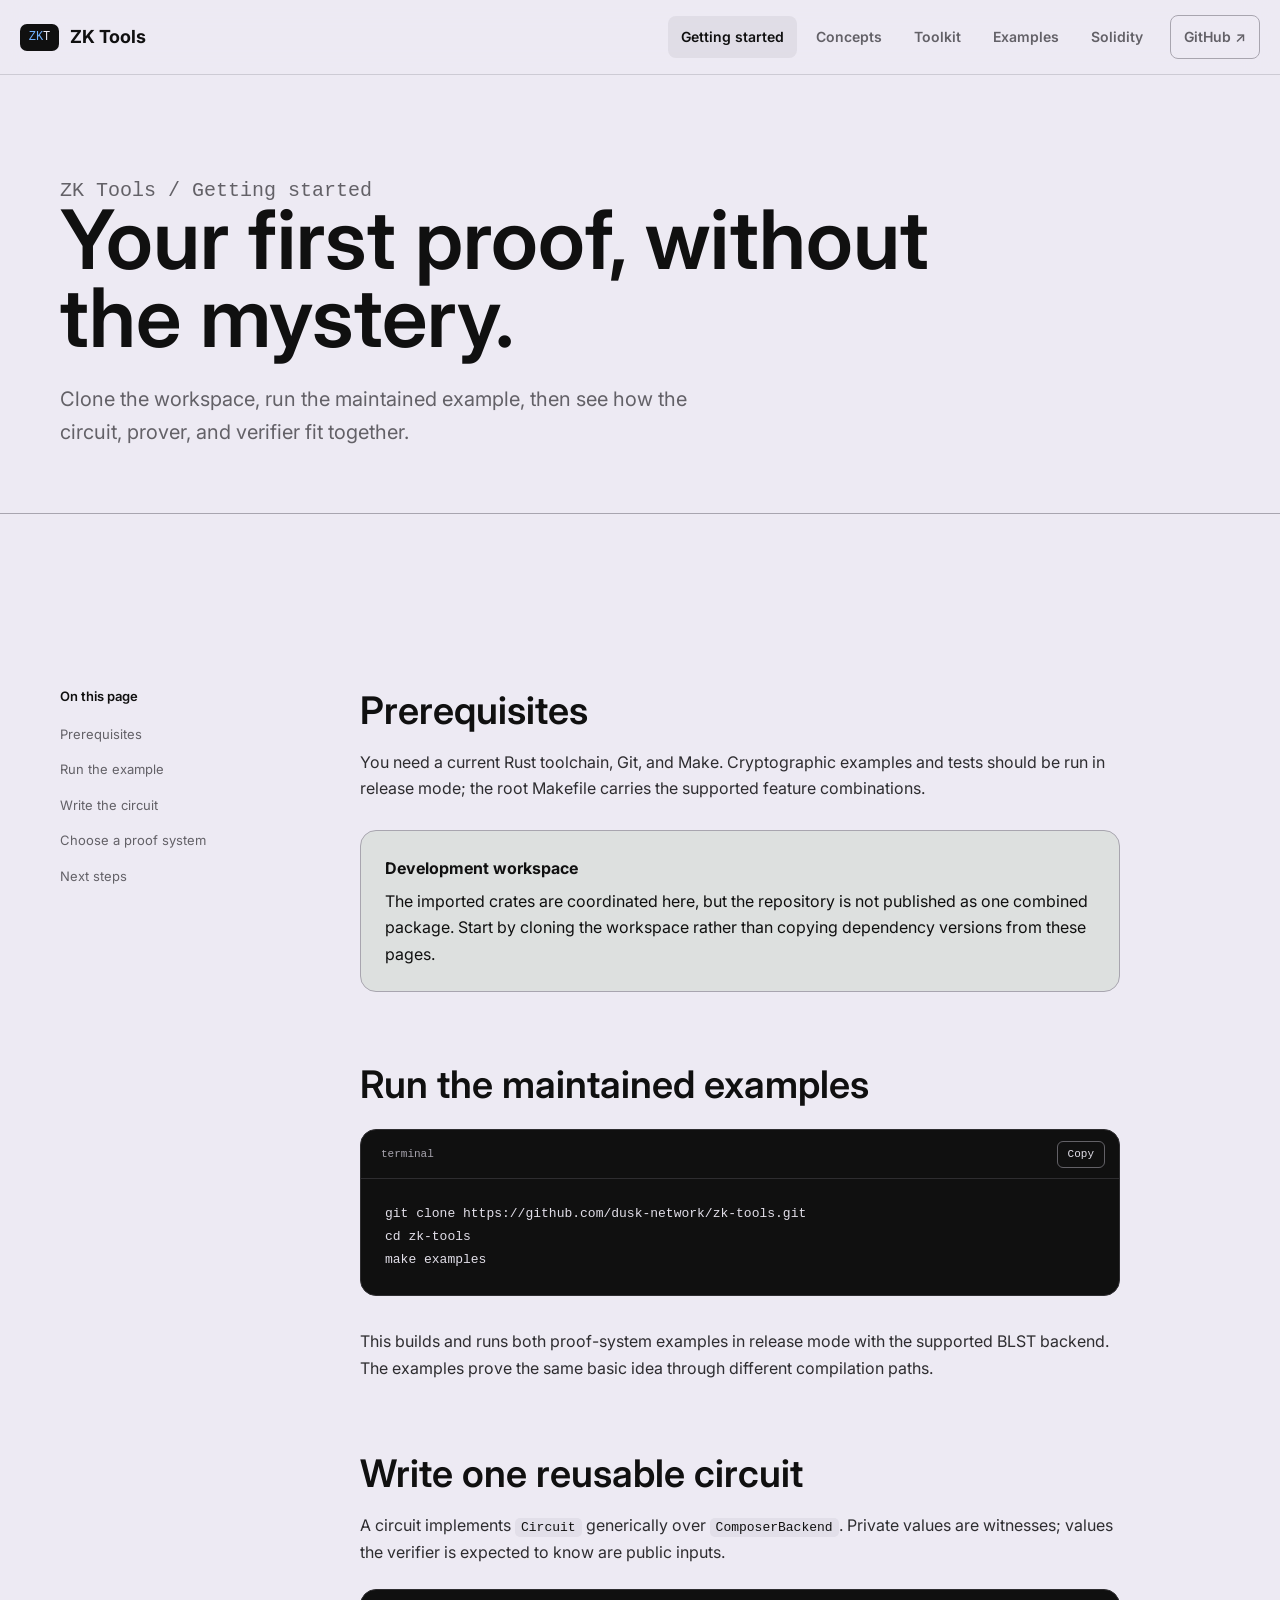
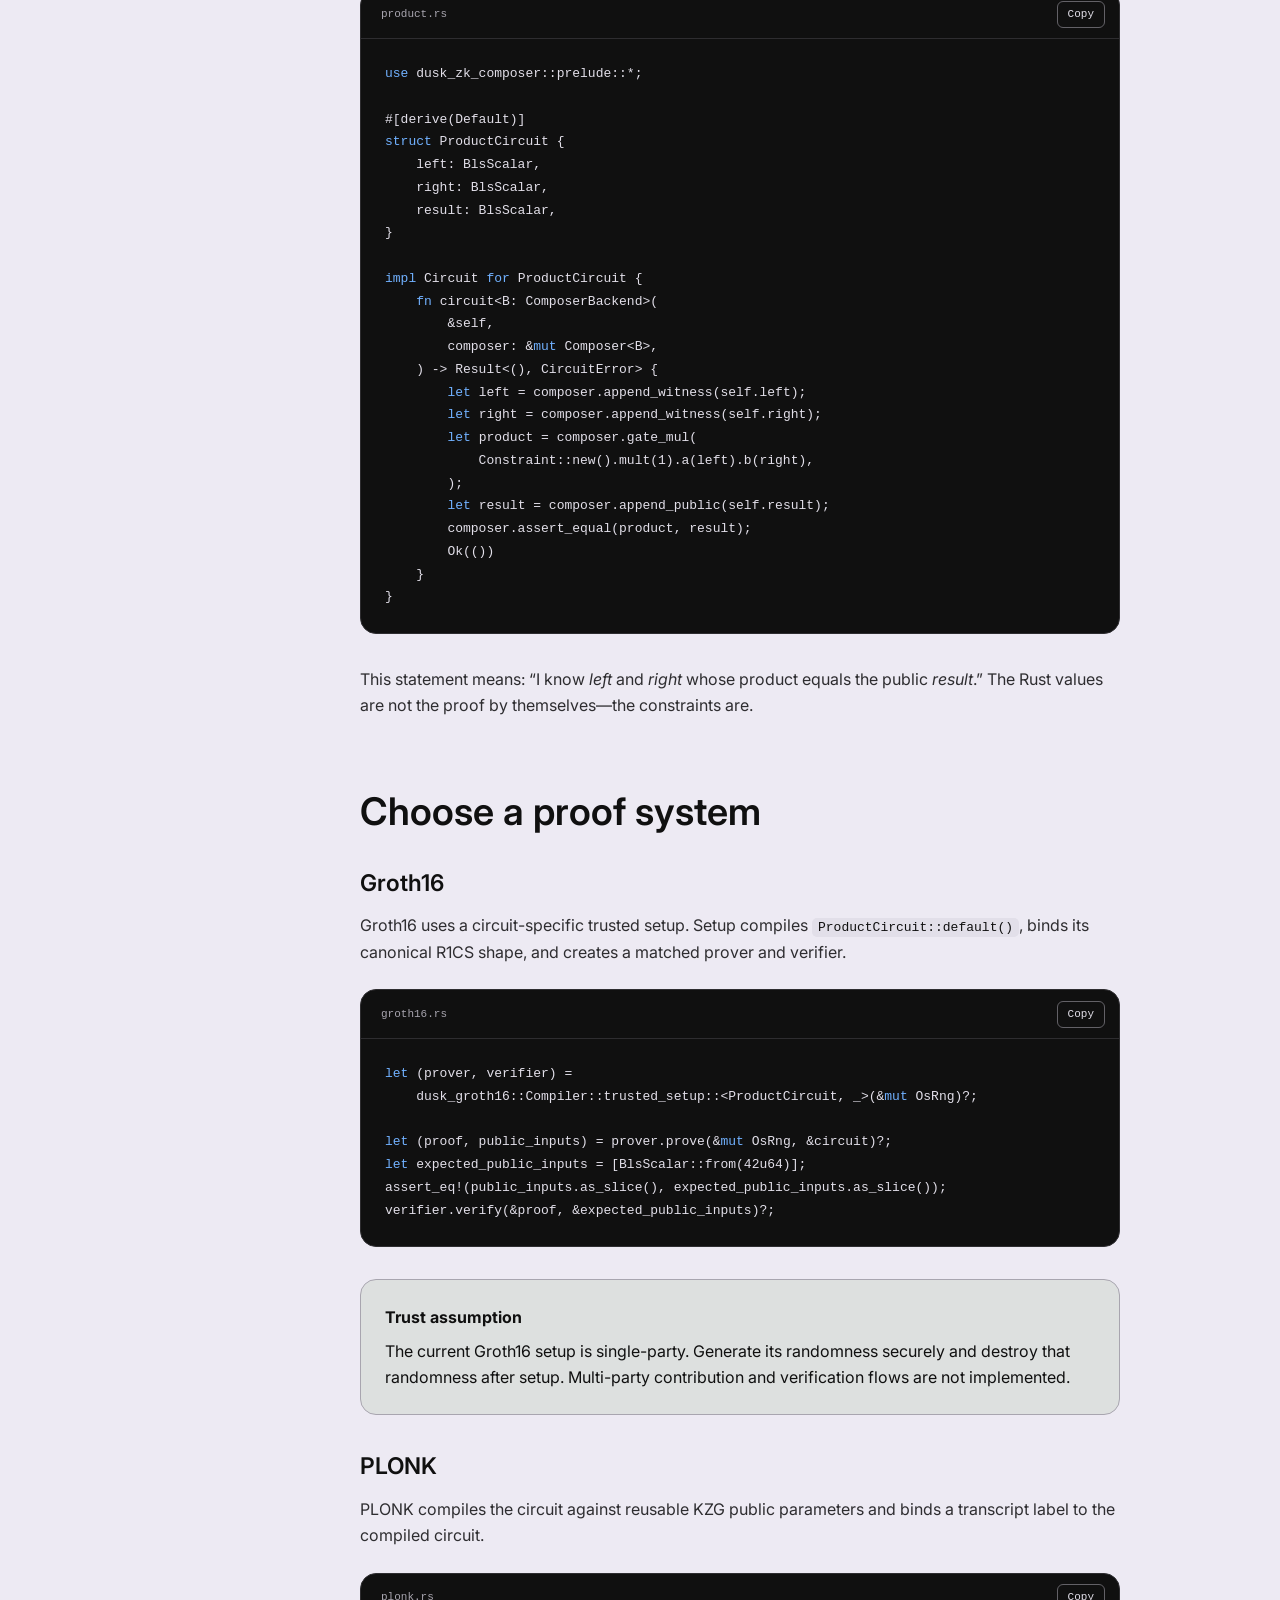
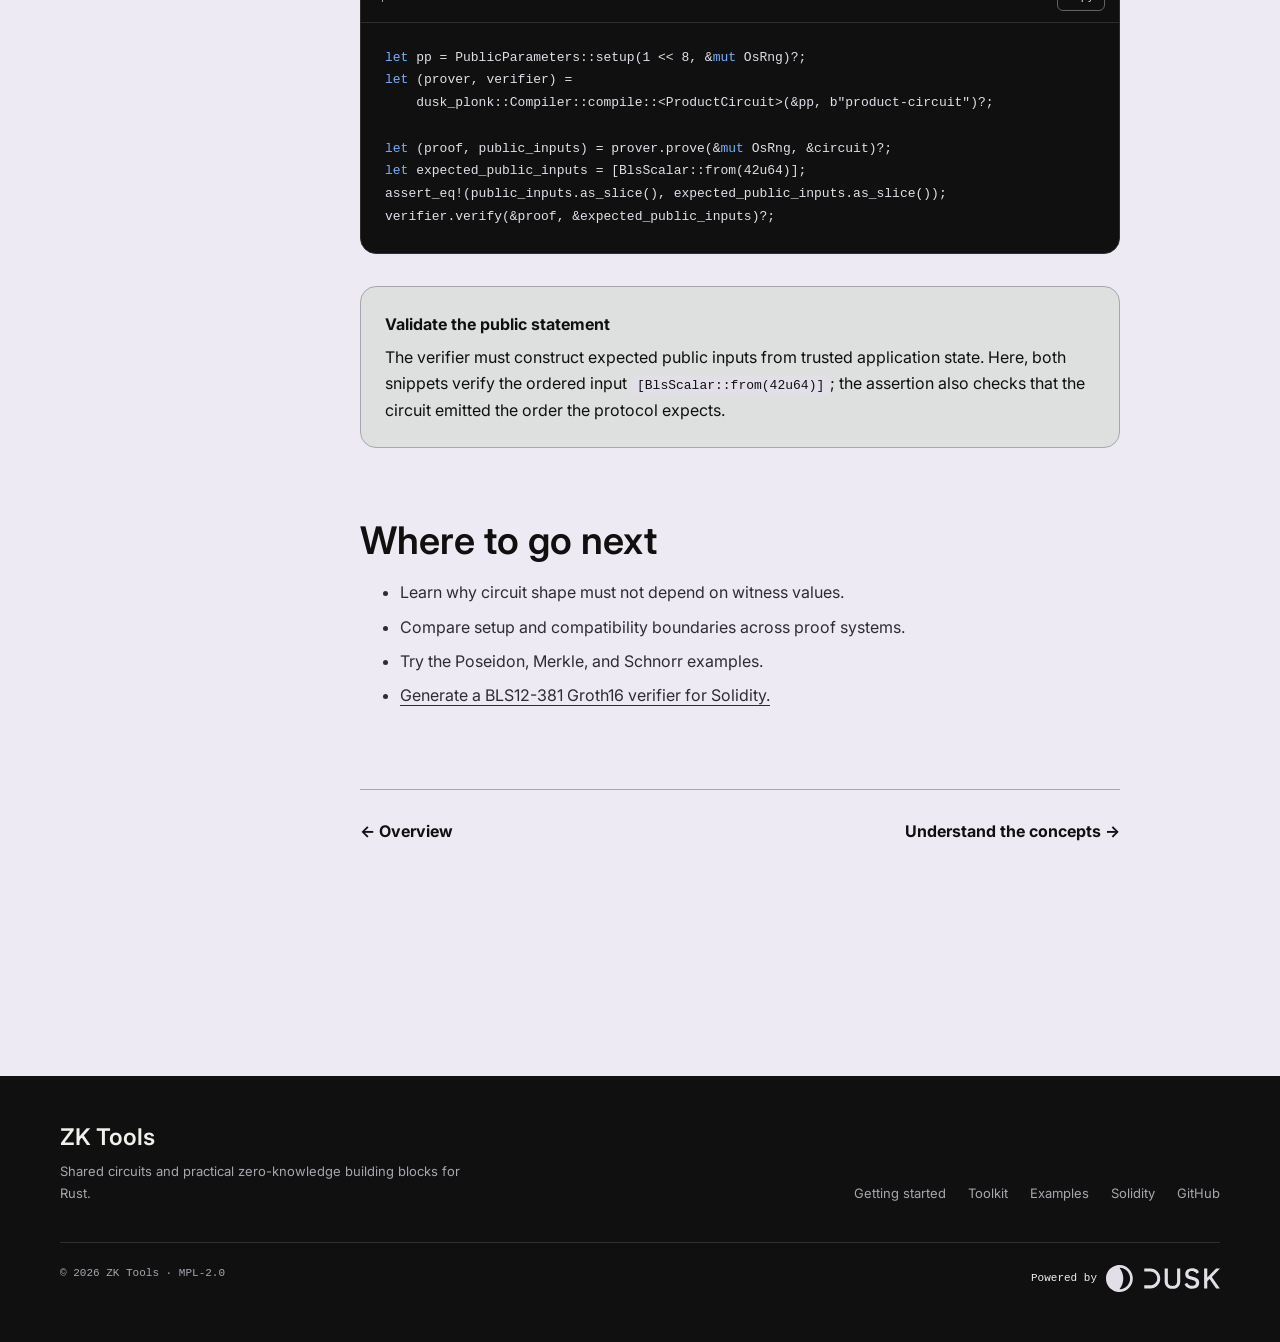
<file: website/guide/index.html>
<!doctype html>
<html lang="en">
<head>
  <meta charset="utf-8"><meta name="viewport" content="width=device-width, initial-scale=1"><meta name="theme-color" content="#edeaf3">
  <meta name="description" content="Build and run your first zero-knowledge proof with ZK Tools.">
  <title>Getting started — ZK Tools</title>
  <link rel="stylesheet" href="../assets/styles.css"><script src="../assets/site.js" defer></script>
</head>
<body>
  <a class="skip-link" href="#content">Skip to content</a>
  <header class="site-header"><div class="nav-wrap">
    <a class="wordmark" href="../"><span class="wordmark-mark">ZK<span class="wordmark-t">T</span></span> ZK Tools</a>
    <button class="menu-button" type="button" aria-label="Open navigation" aria-expanded="false" data-menu-button>Menu</button>
    <nav class="site-nav" aria-label="Main navigation" data-navigation><a href="../guide/" aria-current="page">Getting started</a><a href="../concepts/">Concepts</a><a href="../toolkit/">Toolkit</a><a href="../examples/">Examples</a><a href="../solidity/">Solidity</a><a class="nav-github" href="https://github.com/dusk-network/zk-tools">GitHub ↗</a></nav>
  </div></header>
  <main id="content">
    <header class="page-hero container"><p class="breadcrumbs"><a href="../">ZK Tools</a> / Getting started</p><h1>Your first proof, without the mystery.</h1><p>Clone the workspace, run the maintained example, then see how the circuit, prover, and verifier fit together.</p></header>
    <div class="section"><div class="container docs-layout">
      <aside class="docs-sidebar"><strong>On this page</strong><a href="#prerequisites">Prerequisites</a><a href="#run">Run the example</a><a href="#circuit">Write the circuit</a><a href="#prove">Choose a proof system</a><a href="#next">Next steps</a></aside>
      <article class="docs-content">
        <h2 id="prerequisites">Prerequisites</h2>
        <p>You need a current Rust toolchain, Git, and Make. Cryptographic examples and tests should be run in release mode; the root Makefile carries the supported feature combinations.</p>
        <div class="callout"><strong>Development workspace</strong>The imported crates are coordinated here, but the repository is not published as one combined package. Start by cloning the workspace rather than copying dependency versions from these pages.</div>

        <h2 id="run">Run the maintained examples</h2>
        <div class="code-block"><div class="code-head"><span>terminal</span><button class="copy-button" type="button" data-copy>Copy</button></div><pre><code>git clone https://github.com/dusk-network/zk-tools.git
cd zk-tools
make examples</code></pre></div>
        <p>This builds and runs both proof-system examples in release mode with the supported BLST backend. The examples prove the same basic idea through different compilation paths.</p>

        <h2 id="circuit">Write one reusable circuit</h2>
        <p>A circuit implements <span class="inline-code">Circuit</span> generically over <span class="inline-code">ComposerBackend</span>. Private values are witnesses; values the verifier is expected to know are public inputs.</p>
        <div class="code-block"><div class="code-head"><span>product.rs</span><button class="copy-button" type="button" data-copy>Copy</button></div><pre><code><span class="syntax-key">use</span> dusk_zk_composer::prelude::*;

#[derive(Default)]
<span class="syntax-key">struct</span> ProductCircuit {
    left: BlsScalar,
    right: BlsScalar,
    result: BlsScalar,
}

<span class="syntax-key">impl</span> Circuit <span class="syntax-key">for</span> ProductCircuit {
    <span class="syntax-key">fn</span> circuit&lt;B: ComposerBackend&gt;(
        &amp;self,
        composer: &amp;<span class="syntax-key">mut</span> Composer&lt;B&gt;,
    ) -&gt; Result&lt;(), CircuitError&gt; {
        <span class="syntax-key">let</span> left = composer.append_witness(self.left);
        <span class="syntax-key">let</span> right = composer.append_witness(self.right);
        <span class="syntax-key">let</span> product = composer.gate_mul(
            Constraint::new().mult(1).a(left).b(right),
        );
        <span class="syntax-key">let</span> result = composer.append_public(self.result);
        composer.assert_equal(product, result);
        Ok(())
    }
}</code></pre></div>
        <p>This statement means: “I know <em>left</em> and <em>right</em> whose product equals the public <em>result</em>.” The Rust values are not the proof by themselves—the constraints are.</p>

        <h2 id="prove">Choose a proof system</h2>
        <h3>Groth16</h3>
        <p>Groth16 uses a circuit-specific trusted setup. Setup compiles <span class="inline-code">ProductCircuit::default()</span>, binds its canonical R1CS shape, and creates a matched prover and verifier.</p>
        <div class="code-block"><div class="code-head"><span>groth16.rs</span><button class="copy-button" type="button" data-copy>Copy</button></div><pre><code><span class="syntax-key">let</span> (prover, verifier) =
    dusk_groth16::Compiler::trusted_setup::&lt;ProductCircuit, _&gt;(&amp;<span class="syntax-key">mut</span> OsRng)?;

<span class="syntax-key">let</span> (proof, public_inputs) = prover.prove(&amp;<span class="syntax-key">mut</span> OsRng, &amp;circuit)?;
<span class="syntax-key">let</span> expected_public_inputs = [BlsScalar::from(42u64)];
assert_eq!(public_inputs.as_slice(), expected_public_inputs.as_slice());
verifier.verify(&amp;proof, &amp;expected_public_inputs)?;</code></pre></div>
        <div class="callout"><strong>Trust assumption</strong>The current Groth16 setup is single-party. Generate its randomness securely and destroy that randomness after setup. Multi-party contribution and verification flows are not implemented.</div>
        <h3>PLONK</h3>
        <p>PLONK compiles the circuit against reusable KZG public parameters and binds a transcript label to the compiled circuit.</p>
        <div class="code-block"><div class="code-head"><span>plonk.rs</span><button class="copy-button" type="button" data-copy>Copy</button></div><pre><code><span class="syntax-key">let</span> pp = PublicParameters::setup(1 &lt;&lt; 8, &amp;<span class="syntax-key">mut</span> OsRng)?;
<span class="syntax-key">let</span> (prover, verifier) =
    dusk_plonk::Compiler::compile::&lt;ProductCircuit&gt;(&amp;pp, <span class="syntax-string">b"product-circuit"</span>)?;

<span class="syntax-key">let</span> (proof, public_inputs) = prover.prove(&amp;<span class="syntax-key">mut</span> OsRng, &amp;circuit)?;
<span class="syntax-key">let</span> expected_public_inputs = [BlsScalar::from(42u64)];
assert_eq!(public_inputs.as_slice(), expected_public_inputs.as_slice());
verifier.verify(&amp;proof, &amp;expected_public_inputs)?;</code></pre></div>
        <div class="callout"><strong>Validate the public statement</strong>The verifier must construct expected public inputs from trusted application state. Here, both snippets verify the ordered input <span class="inline-code">[BlsScalar::from(42u64)]</span>; the assertion also checks that the circuit emitted the order the protocol expects.</div>

        <h2 id="next">Where to go next</h2>
        <ul><li>Learn why circuit shape must not depend on witness values.</li><li>Compare setup and compatibility boundaries across proof systems.</li><li>Try the Poseidon, Merkle, and Schnorr examples.</li><li><a href="../solidity/">Generate a BLS12-381 Groth16 verifier for Solidity.</a></li></ul>
        <div class="doc-next"><a href="../">← Overview</a><a href="../concepts/">Understand the concepts →</a></div>
      </article>
    </div></div>
  </main>
  <footer class="site-footer"><div class="container"><div class="footer-grid"><div><h2 class="footer-title">ZK Tools</h2><p class="footer-copy">Shared circuits and practical zero-knowledge building blocks for Rust.</p></div><nav class="footer-links" aria-label="Footer navigation"><a href="../guide/">Getting started</a><a href="../toolkit/">Toolkit</a><a href="../examples/">Examples</a><a href="../solidity/">Solidity</a><a href="https://github.com/dusk-network/zk-tools">GitHub</a></nav></div><div class="footer-base"><span>© <span data-year>2026</span> ZK Tools · MPL-2.0</span><span class="powered">Powered by <a href="https://dusk.network" aria-label="Dusk"><img src="../assets/dusk-logo.svg" alt="Dusk"></a></span></div></div></footer>
</body>
</html>
</file>
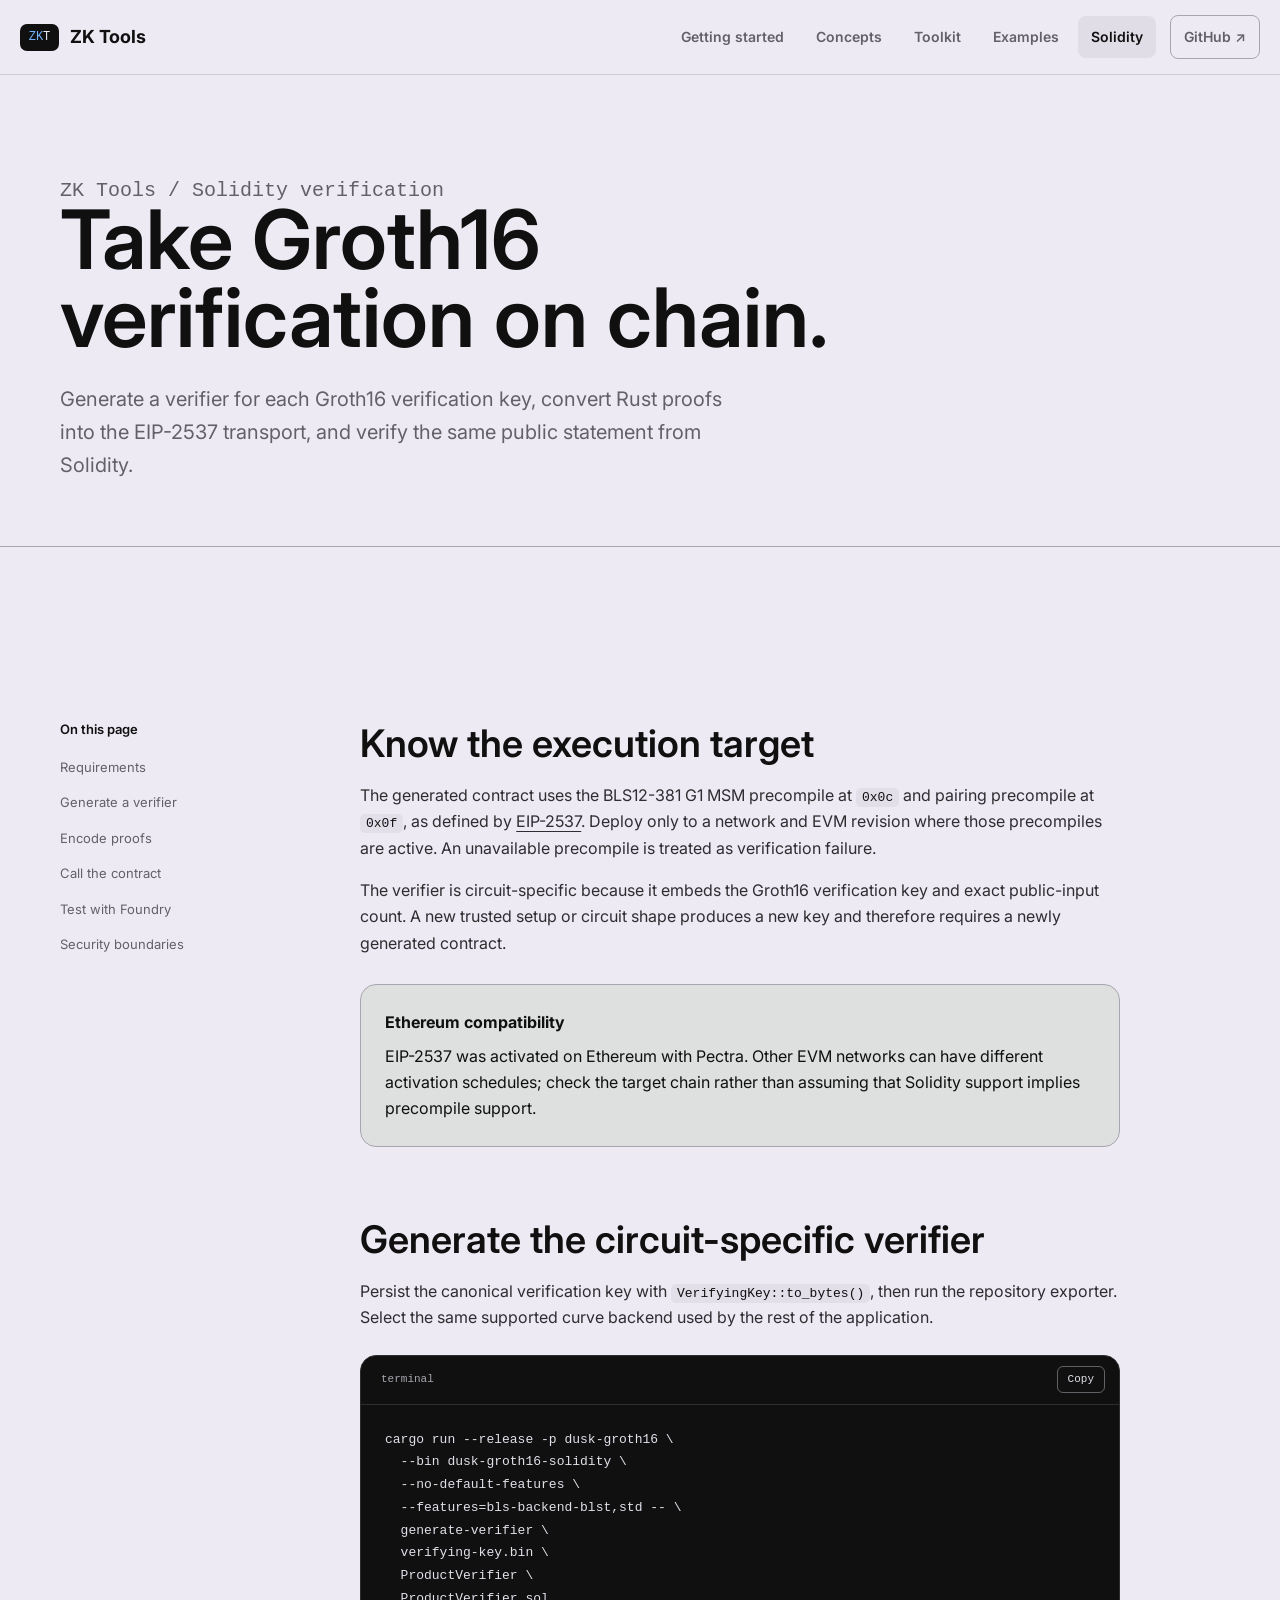
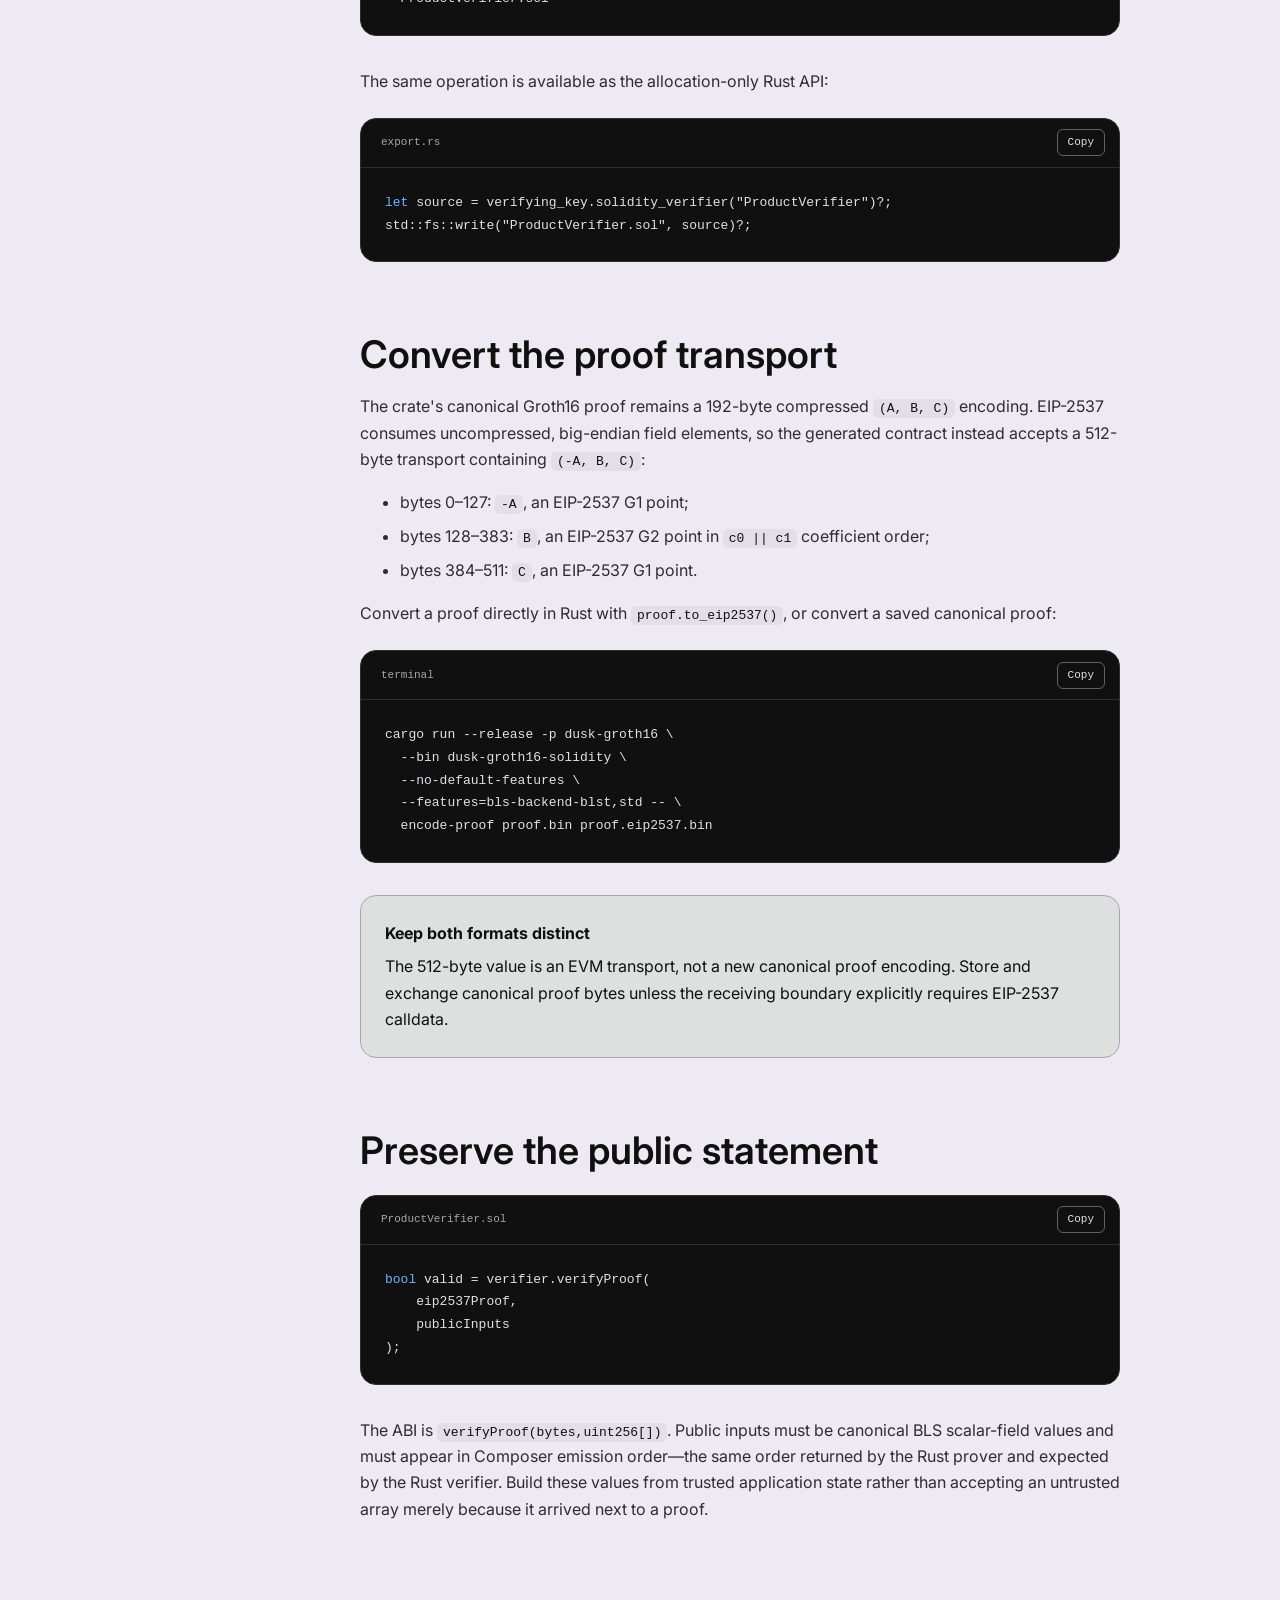
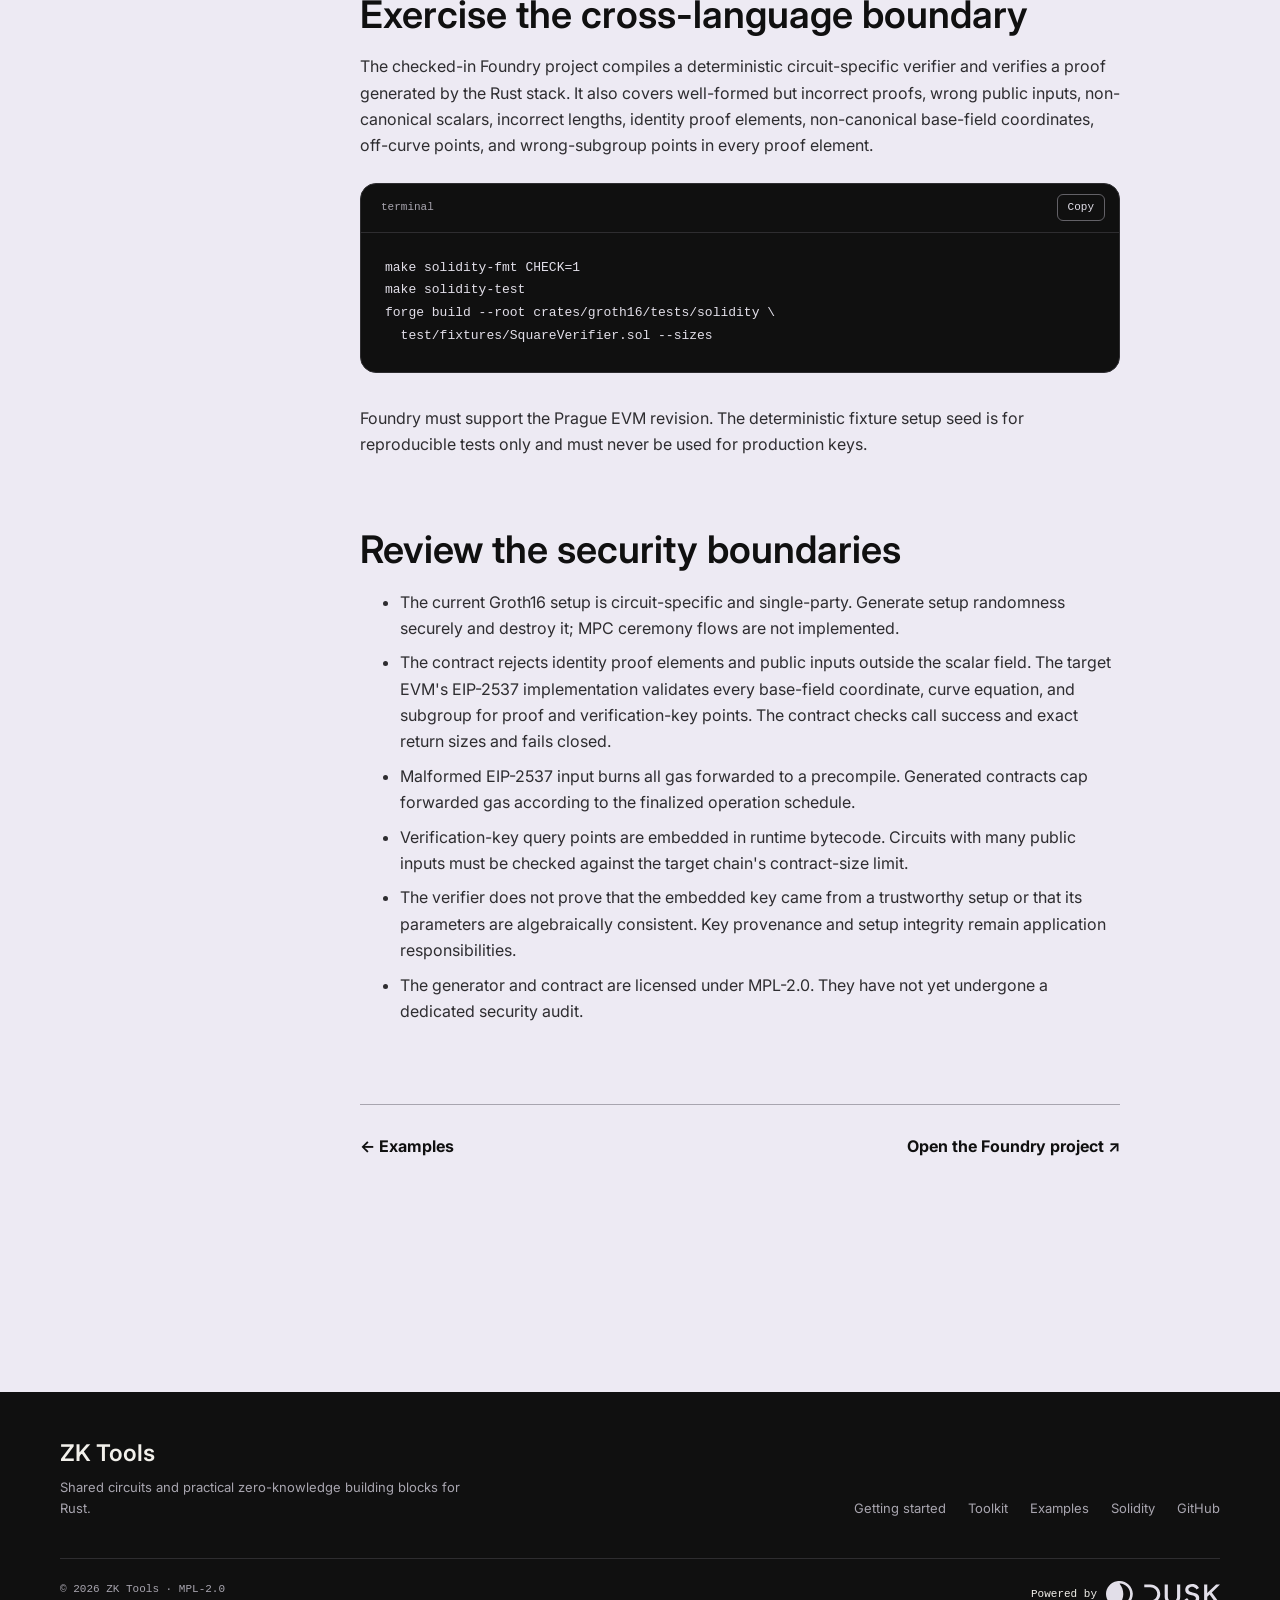
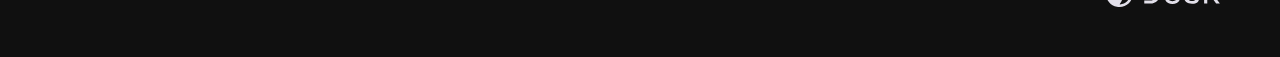
<file: website/solidity/index.html>
<!doctype html>
<html lang="en">
<head>
  <meta charset="utf-8"><meta name="viewport" content="width=device-width, initial-scale=1"><meta name="theme-color" content="#edeaf3">
  <meta name="description" content="Generate and use a BLS12-381 Groth16 Solidity verifier with the EIP-2537 precompiles.">
  <meta property="og:title" content="Solidity verification — ZK Tools">
  <meta property="og:description" content="Verify Rust-generated Groth16 proofs on EIP-2537-compatible EVM networks.">
  <meta property="og:type" content="website">
  <meta property="og:url" content="https://dusk-network.github.io/zk-tools/solidity/">
  <title>Solidity verification — ZK Tools</title>
  <link rel="canonical" href="https://dusk-network.github.io/zk-tools/solidity/">
  <link rel="stylesheet" href="../assets/styles.css"><script src="../assets/site.js" defer></script>
</head>
<body>
  <a class="skip-link" href="#content">Skip to content</a>
  <header class="site-header"><div class="nav-wrap">
    <a class="wordmark" href="../"><span class="wordmark-mark">ZK<span class="wordmark-t">T</span></span> ZK Tools</a>
    <button class="menu-button" type="button" aria-label="Open navigation" aria-expanded="false" data-menu-button>Menu</button>
    <nav class="site-nav" aria-label="Main navigation" data-navigation><a href="../guide/">Getting started</a><a href="../concepts/">Concepts</a><a href="../toolkit/">Toolkit</a><a href="../examples/">Examples</a><a href="../solidity/" aria-current="page">Solidity</a><a class="nav-github" href="https://github.com/dusk-network/zk-tools">GitHub ↗</a></nav>
  </div></header>
  <main id="content">
    <header class="page-hero container"><p class="breadcrumbs"><a href="../">ZK Tools</a> / Solidity verification</p><h1>Take Groth16 verification on chain.</h1><p>Generate a verifier for each Groth16 verification key, convert Rust proofs into the EIP-2537 transport, and verify the same public statement from Solidity.</p></header>

    <div class="section"><div class="container docs-layout">
      <aside class="docs-sidebar"><strong>On this page</strong><a href="#requirements">Requirements</a><a href="#generate">Generate a verifier</a><a href="#proofs">Encode proofs</a><a href="#call">Call the contract</a><a href="#test">Test with Foundry</a><a href="#security">Security boundaries</a></aside>
      <article class="docs-content">
        <h2 id="requirements">Know the execution target</h2>
        <p>The generated contract uses the BLS12-381 G1 MSM precompile at <span class="inline-code">0x0c</span> and pairing precompile at <span class="inline-code">0x0f</span>, as defined by <a href="https://eips.ethereum.org/EIPS/eip-2537">EIP-2537</a>. Deploy only to a network and EVM revision where those precompiles are active. An unavailable precompile is treated as verification failure.</p>
        <p>The verifier is circuit-specific because it embeds the Groth16 verification key and exact public-input count. A new trusted setup or circuit shape produces a new key and therefore requires a newly generated contract.</p>
        <div class="callout"><strong>Ethereum compatibility</strong>EIP-2537 was activated on Ethereum with Pectra. Other EVM networks can have different activation schedules; check the target chain rather than assuming that Solidity support implies precompile support.</div>

        <h2 id="generate">Generate the circuit-specific verifier</h2>
        <p>Persist the canonical verification key with <span class="inline-code">VerifyingKey::to_bytes()</span>, then run the repository exporter. Select the same supported curve backend used by the rest of the application.</p>
        <div class="code-block"><div class="code-head"><span>terminal</span><button class="copy-button" type="button" data-copy>Copy</button></div><pre><code>cargo run --release -p dusk-groth16 \
  --bin dusk-groth16-solidity \
  --no-default-features \
  --features=bls-backend-blst,std -- \
  generate-verifier \
  verifying-key.bin \
  ProductVerifier \
  ProductVerifier.sol</code></pre></div>
        <p>The same operation is available as the allocation-only Rust API:</p>
        <div class="code-block"><div class="code-head"><span>export.rs</span><button class="copy-button" type="button" data-copy>Copy</button></div><pre><code><span class="syntax-key">let</span> source = verifying_key.solidity_verifier(<span class="syntax-string">"ProductVerifier"</span>)?;
std::fs::write(<span class="syntax-string">"ProductVerifier.sol"</span>, source)?;</code></pre></div>

        <h2 id="proofs">Convert the proof transport</h2>
        <p>The crate's canonical Groth16 proof remains a 192-byte compressed <span class="inline-code">(A, B, C)</span> encoding. EIP-2537 consumes uncompressed, big-endian field elements, so the generated contract instead accepts a 512-byte transport containing <span class="inline-code">(-A, B, C)</span>:</p>
        <ul>
          <li>bytes 0–127: <span class="inline-code">-A</span>, an EIP-2537 G1 point;</li>
          <li>bytes 128–383: <span class="inline-code">B</span>, an EIP-2537 G2 point in <span class="inline-code">c0 || c1</span> coefficient order;</li>
          <li>bytes 384–511: <span class="inline-code">C</span>, an EIP-2537 G1 point.</li>
        </ul>
        <p>Convert a proof directly in Rust with <span class="inline-code">proof.to_eip2537()</span>, or convert a saved canonical proof:</p>
        <div class="code-block"><div class="code-head"><span>terminal</span><button class="copy-button" type="button" data-copy>Copy</button></div><pre><code>cargo run --release -p dusk-groth16 \
  --bin dusk-groth16-solidity \
  --no-default-features \
  --features=bls-backend-blst,std -- \
  encode-proof proof.bin proof.eip2537.bin</code></pre></div>
        <div class="callout"><strong>Keep both formats distinct</strong>The 512-byte value is an EVM transport, not a new canonical proof encoding. Store and exchange canonical proof bytes unless the receiving boundary explicitly requires EIP-2537 calldata.</div>

        <h2 id="call">Preserve the public statement</h2>
        <div class="code-block"><div class="code-head"><span>ProductVerifier.sol</span><button class="copy-button" type="button" data-copy>Copy</button></div><pre><code><span class="syntax-key">bool</span> valid = verifier.verifyProof(
    eip2537Proof,
    publicInputs
);</code></pre></div>
        <p>The ABI is <span class="inline-code">verifyProof(bytes,uint256[])</span>. Public inputs must be canonical BLS scalar-field values and must appear in Composer emission order—the same order returned by the Rust prover and expected by the Rust verifier. Build these values from trusted application state rather than accepting an untrusted array merely because it arrived next to a proof.</p>

        <h2 id="test">Exercise the cross-language boundary</h2>
        <p>The checked-in Foundry project compiles a deterministic circuit-specific verifier and verifies a proof generated by the Rust stack. It also covers well-formed but incorrect proofs, wrong public inputs, non-canonical scalars, incorrect lengths, identity proof elements, non-canonical base-field coordinates, off-curve points, and wrong-subgroup points in every proof element.</p>
        <div class="code-block"><div class="code-head"><span>terminal</span><button class="copy-button" type="button" data-copy>Copy</button></div><pre><code>make solidity-fmt CHECK=1
make solidity-test
forge build --root crates/groth16/tests/solidity \
  test/fixtures/SquareVerifier.sol --sizes</code></pre></div>
        <p>Foundry must support the Prague EVM revision. The deterministic fixture setup seed is for reproducible tests only and must never be used for production keys.</p>

        <h2 id="security">Review the security boundaries</h2>
        <ul>
          <li>The current Groth16 setup is circuit-specific and single-party. Generate setup randomness securely and destroy it; MPC ceremony flows are not implemented.</li>
          <li>The contract rejects identity proof elements and public inputs outside the scalar field. The target EVM's EIP-2537 implementation validates every base-field coordinate, curve equation, and subgroup for proof and verification-key points. The contract checks call success and exact return sizes and fails closed.</li>
          <li>Malformed EIP-2537 input burns all gas forwarded to a precompile. Generated contracts cap forwarded gas according to the finalized operation schedule.</li>
          <li>Verification-key query points are embedded in runtime bytecode. Circuits with many public inputs must be checked against the target chain's contract-size limit.</li>
          <li>The verifier does not prove that the embedded key came from a trustworthy setup or that its parameters are algebraically consistent. Key provenance and setup integrity remain application responsibilities.</li>
          <li>The generator and contract are licensed under MPL-2.0. They have not yet undergone a dedicated security audit.</li>
        </ul>
        <div class="doc-next"><a href="../examples/">← Examples</a><a href="https://github.com/dusk-network/zk-tools/tree/main/crates/groth16/tests/solidity">Open the Foundry project ↗</a></div>
      </article>
    </div></div>
  </main>
  <footer class="site-footer"><div class="container"><div class="footer-grid"><div><h2 class="footer-title">ZK Tools</h2><p class="footer-copy">Shared circuits and practical zero-knowledge building blocks for Rust.</p></div><nav class="footer-links" aria-label="Footer navigation"><a href="../guide/">Getting started</a><a href="../toolkit/">Toolkit</a><a href="../examples/">Examples</a><a href="../solidity/">Solidity</a><a href="https://github.com/dusk-network/zk-tools">GitHub</a></nav></div><div class="footer-base"><span>© <span data-year>2026</span> ZK Tools · MPL-2.0</span><span class="powered">Powered by <a href="https://dusk.network" aria-label="Dusk"><img src="../assets/dusk-logo.svg" alt="Dusk"></a></span></div></div></footer>
</body>
</html>
</file>
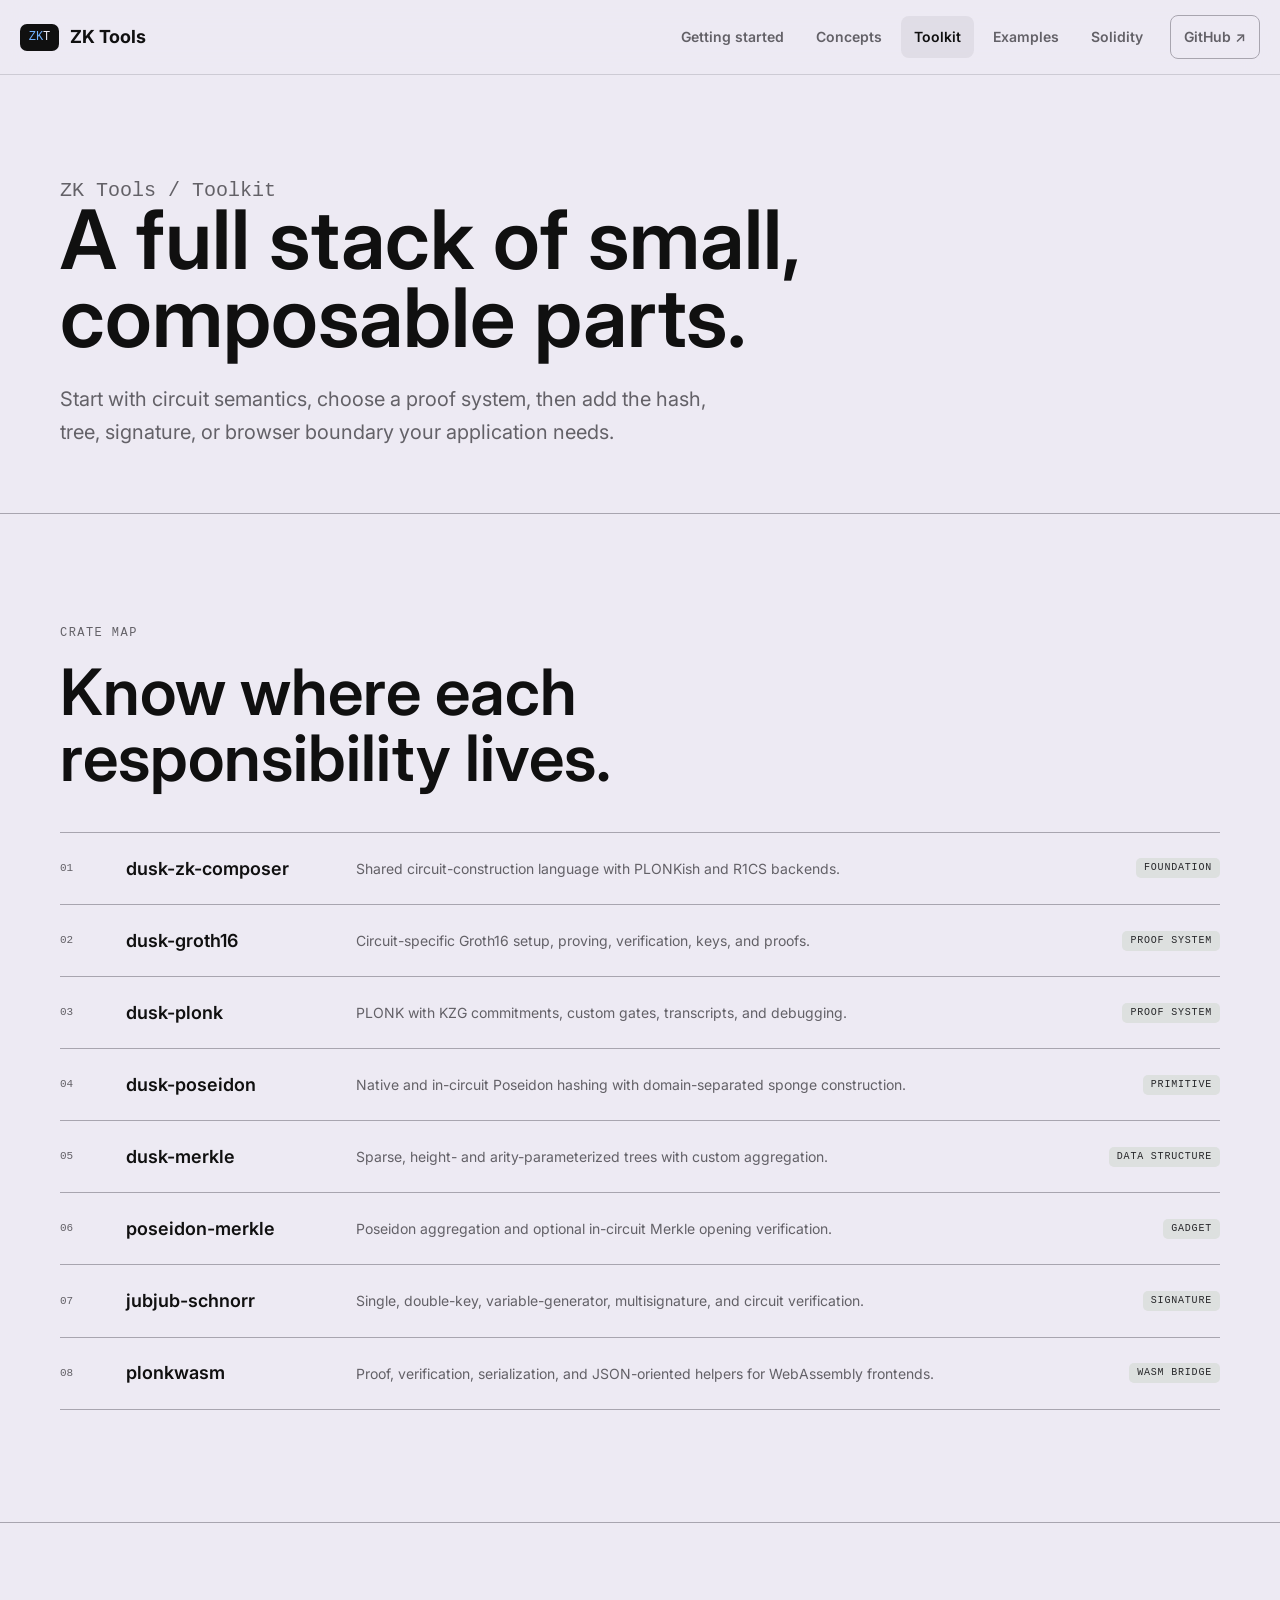
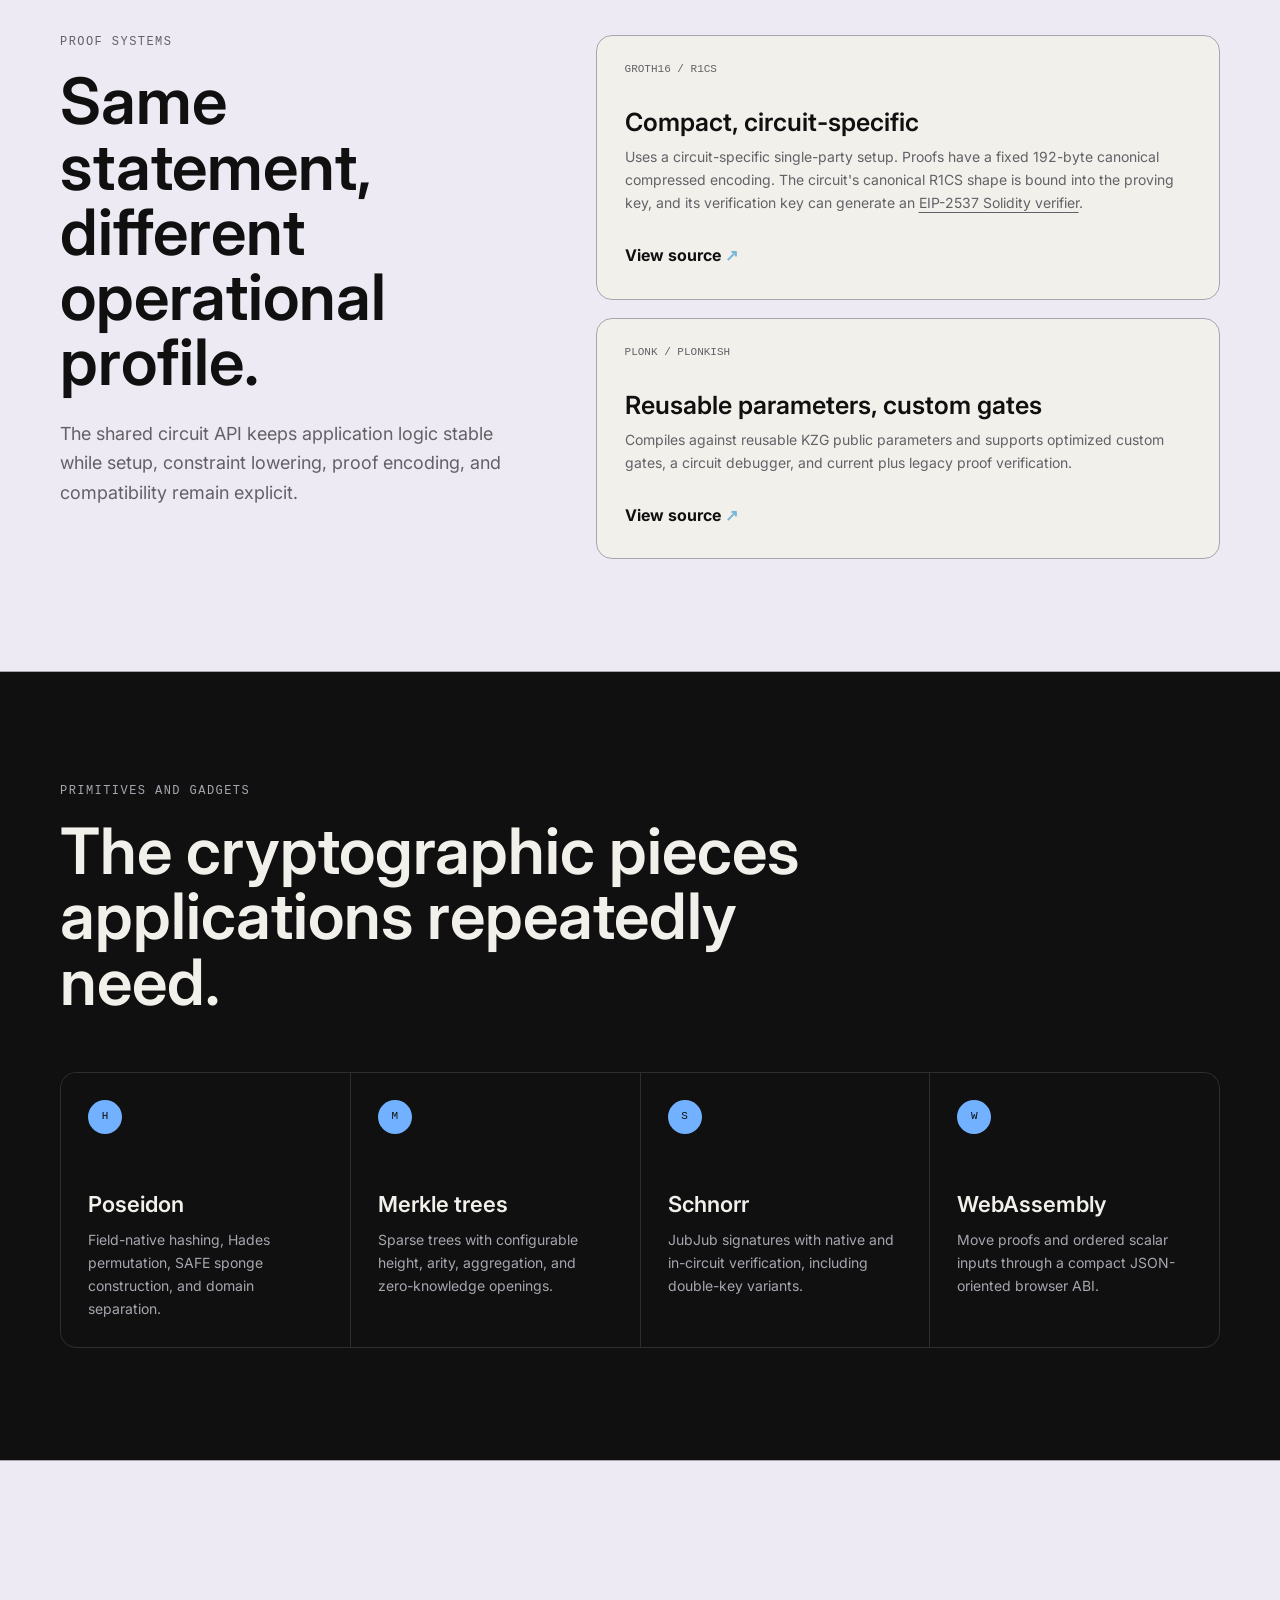
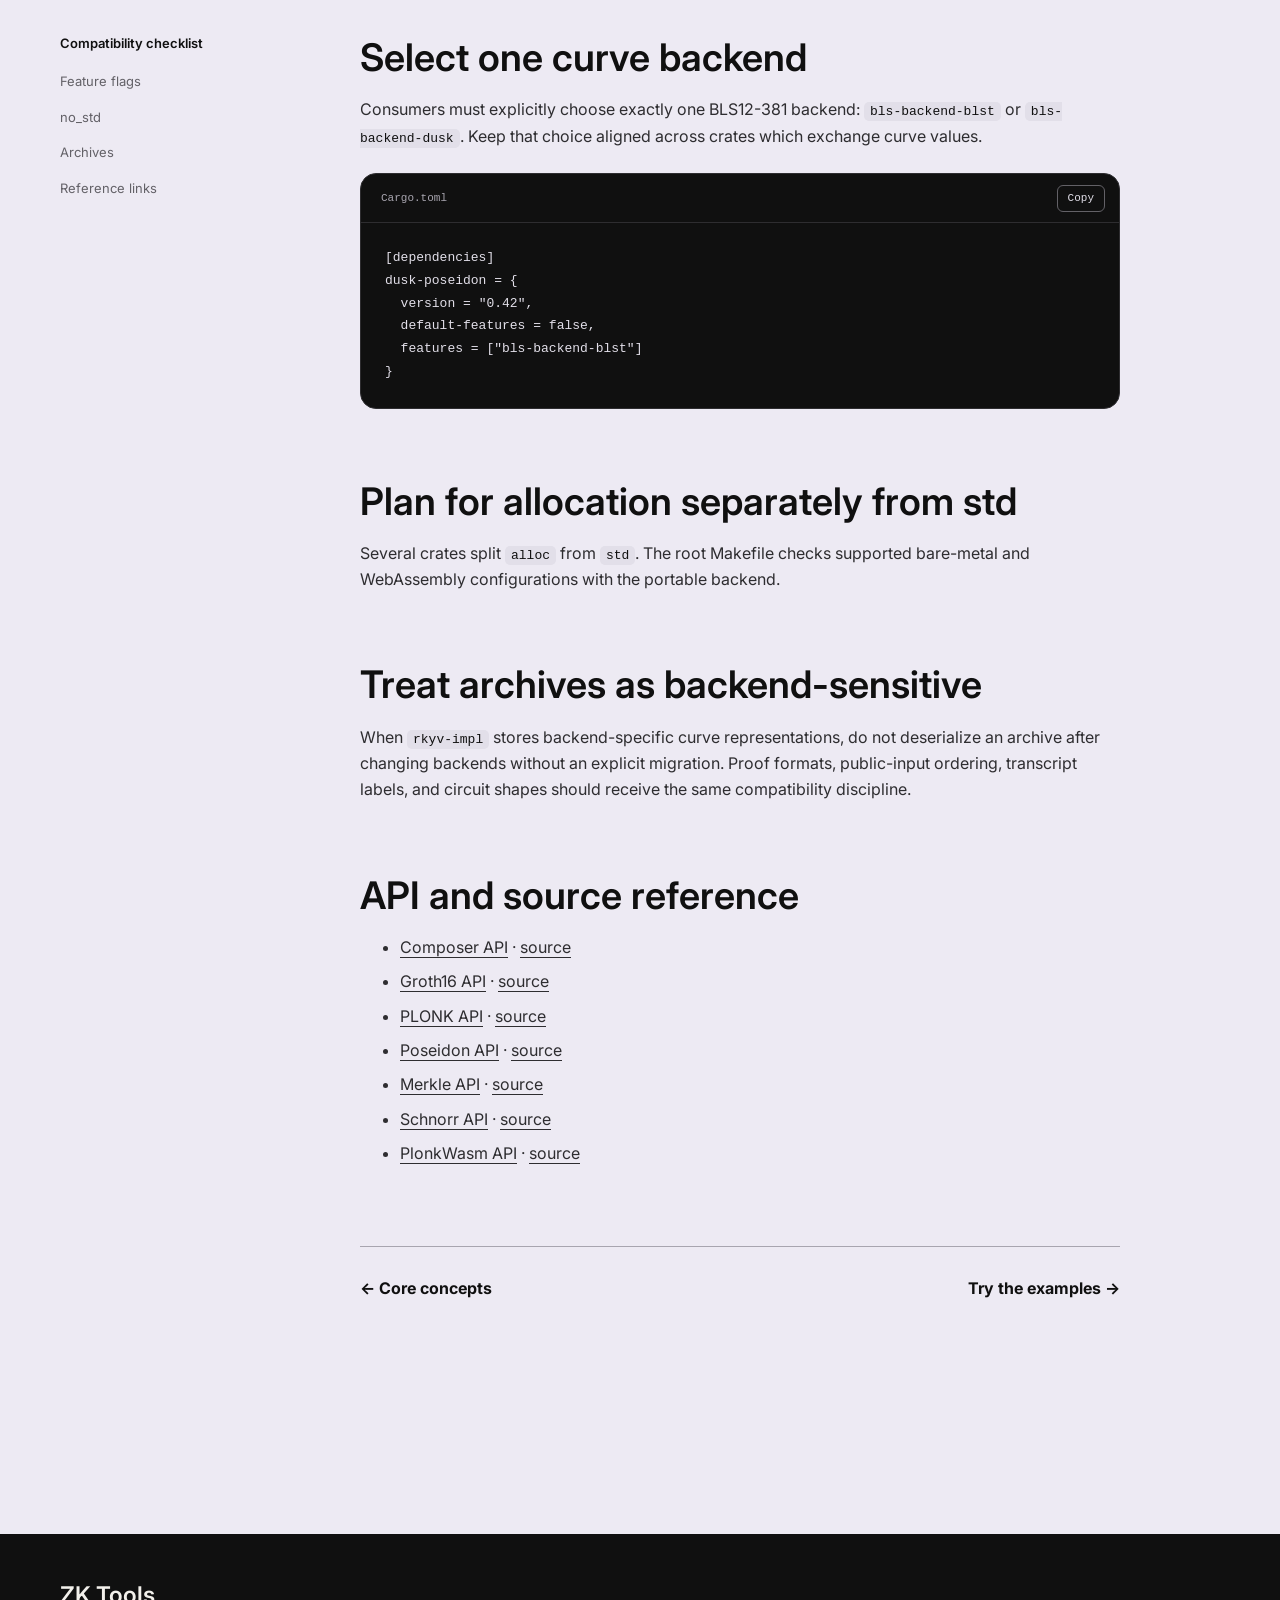
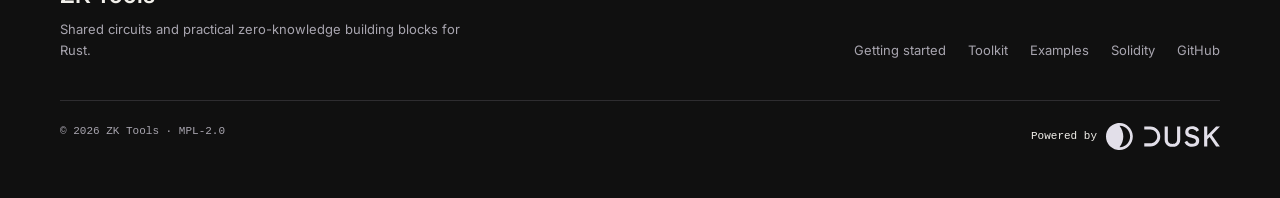
<file: website/toolkit/index.html>
<!doctype html>
<html lang="en">
<head>
  <meta charset="utf-8"><meta name="viewport" content="width=device-width, initial-scale=1"><meta name="theme-color" content="#edeaf3">
  <meta name="description" content="Explore the Composer, Groth16, PLONK, Poseidon, Merkle, Schnorr, and WebAssembly crates in ZK Tools.">
  <title>The toolkit — ZK Tools</title>
  <link rel="stylesheet" href="../assets/styles.css"><script src="../assets/site.js" defer></script>
</head>
<body>
  <a class="skip-link" href="#content">Skip to content</a>
  <header class="site-header"><div class="nav-wrap"><a class="wordmark" href="../"><span class="wordmark-mark">ZK<span class="wordmark-t">T</span></span> ZK Tools</a><button class="menu-button" type="button" aria-label="Open navigation" aria-expanded="false" data-menu-button>Menu</button><nav class="site-nav" aria-label="Main navigation" data-navigation><a href="../guide/">Getting started</a><a href="../concepts/">Concepts</a><a href="../toolkit/" aria-current="page">Toolkit</a><a href="../examples/">Examples</a><a href="../solidity/">Solidity</a><a class="nav-github" href="https://github.com/dusk-network/zk-tools">GitHub ↗</a></nav></div></header>
  <main id="content">
    <header class="page-hero container"><p class="breadcrumbs"><a href="../">ZK Tools</a> / Toolkit</p><h1>A full stack of small, composable parts.</h1><p>Start with circuit semantics, choose a proof system, then add the hash, tree, signature, or browser boundary your application needs.</p></header>

    <section class="section"><div class="container">
      <p class="section-kicker">Crate map</p><h2 class="section-title">Know where each responsibility lives.</h2>
      <div class="tool-list">
        <div class="tool-row"><span class="tool-index">01</span><span class="tool-name">dusk-zk-composer</span><span class="tool-desc">Shared circuit-construction language with PLONKish and R1CS backends.</span><span class="tag">foundation</span></div>
        <div class="tool-row"><span class="tool-index">02</span><span class="tool-name">dusk-groth16</span><span class="tool-desc">Circuit-specific Groth16 setup, proving, verification, keys, and proofs.</span><span class="tag">proof system</span></div>
        <div class="tool-row"><span class="tool-index">03</span><span class="tool-name">dusk-plonk</span><span class="tool-desc">PLONK with KZG commitments, custom gates, transcripts, and debugging.</span><span class="tag">proof system</span></div>
        <div class="tool-row"><span class="tool-index">04</span><span class="tool-name">dusk-poseidon</span><span class="tool-desc">Native and in-circuit Poseidon hashing with domain-separated sponge construction.</span><span class="tag">primitive</span></div>
        <div class="tool-row"><span class="tool-index">05</span><span class="tool-name">dusk-merkle</span><span class="tool-desc">Sparse, height- and arity-parameterized trees with custom aggregation.</span><span class="tag">data structure</span></div>
        <div class="tool-row"><span class="tool-index">06</span><span class="tool-name">poseidon-merkle</span><span class="tool-desc">Poseidon aggregation and optional in-circuit Merkle opening verification.</span><span class="tag">gadget</span></div>
        <div class="tool-row"><span class="tool-index">07</span><span class="tool-name">jubjub-schnorr</span><span class="tool-desc">Single, double-key, variable-generator, multisignature, and circuit verification.</span><span class="tag">signature</span></div>
        <div class="tool-row"><span class="tool-index">08</span><span class="tool-name">plonkwasm</span><span class="tool-desc">Proof, verification, serialization, and JSON-oriented helpers for WebAssembly frontends.</span><span class="tag">wasm bridge</span></div>
      </div>
    </div></section>

    <section class="section" id="proof-systems"><div class="container split">
      <div><p class="section-kicker">Proof systems</p><h2 class="section-title">Same statement, different operational profile.</h2><p class="section-lede">The shared circuit API keeps application logic stable while setup, constraint lowering, proof encoding, and compatibility remain explicit.</p></div>
      <div>
        <article class="card" style="min-height:auto;margin-bottom:18px"><span class="card-number">GROTH16 / R1CS</span><h3>Compact, circuit-specific</h3><p>Uses a circuit-specific single-party setup. Proofs have a fixed 192-byte canonical compressed encoding. The circuit's canonical R1CS shape is bound into the proving key, and its verification key can generate an <a href="../solidity/">EIP-2537 Solidity verifier</a>.</p><a class="card-link" href="https://github.com/dusk-network/zk-tools/tree/main/crates/groth16">View source <span>↗</span></a></article>
        <article class="card" style="min-height:auto"><span class="card-number">PLONK / PLONKISH</span><h3>Reusable parameters, custom gates</h3><p>Compiles against reusable KZG public parameters and supports optimized custom gates, a circuit debugger, and current plus legacy proof verification.</p><a class="card-link" href="https://github.com/dusk-network/zk-tools/tree/main/crates/plonk">View source <span>↗</span></a></article>
      </div>
    </section>

    <section class="section section-dark" id="gadgets"><div class="container">
      <p class="section-kicker">Primitives and gadgets</p><h2 class="section-title">The cryptographic pieces applications repeatedly need.</h2>
      <div class="steps">
        <article class="step"><span class="step-index">H</span><h3>Poseidon</h3><p>Field-native hashing, Hades permutation, SAFE sponge construction, and domain separation.</p></article>
        <article class="step"><span class="step-index">M</span><h3>Merkle trees</h3><p>Sparse trees with configurable height, arity, aggregation, and zero-knowledge openings.</p></article>
        <article class="step"><span class="step-index">S</span><h3>Schnorr</h3><p>JubJub signatures with native and in-circuit verification, including double-key variants.</p></article>
        <article class="step"><span class="step-index">W</span><h3>WebAssembly</h3><p>Move proofs and ordered scalar inputs through a compact JSON-oriented browser ABI.</p></article>
      </div>
    </section>

    <section class="section"><div class="container docs-layout">
      <aside class="docs-sidebar"><strong>Compatibility checklist</strong><a href="#features">Feature flags</a><a href="#nostd">no_std</a><a href="#archives">Archives</a><a href="#reference">Reference links</a></aside>
      <article class="docs-content">
        <h2 id="features">Select one curve backend</h2><p>Consumers must explicitly choose exactly one BLS12-381 backend: <span class="inline-code">bls-backend-blst</span> or <span class="inline-code">bls-backend-dusk</span>. Keep that choice aligned across crates which exchange curve values.</p>
        <div class="code-block"><div class="code-head"><span>Cargo.toml</span><button class="copy-button" type="button" data-copy>Copy</button></div><pre><code>[dependencies]
dusk-poseidon = {
  version = <span class="syntax-string">"0.42"</span>,
  default-features = false,
  features = [<span class="syntax-string">"bls-backend-blst"</span>]
}</code></pre></div>
        <h2 id="nostd">Plan for allocation separately from std</h2><p>Several crates split <span class="inline-code">alloc</span> from <span class="inline-code">std</span>. The root Makefile checks supported bare-metal and WebAssembly configurations with the portable backend.</p>
        <h2 id="archives">Treat archives as backend-sensitive</h2><p>When <span class="inline-code">rkyv-impl</span> stores backend-specific curve representations, do not deserialize an archive after changing backends without an explicit migration. Proof formats, public-input ordering, transcript labels, and circuit shapes should receive the same compatibility discipline.</p>
        <h2 id="reference">API and source reference</h2>
        <ul>
          <li><a href="https://docs.rs/dusk-zk-composer">Composer API</a> · <a href="https://github.com/dusk-network/zk-tools/tree/main/crates/composer">source</a></li>
          <li><a href="https://docs.rs/dusk-groth16">Groth16 API</a> · <a href="https://github.com/dusk-network/zk-tools/tree/main/crates/groth16">source</a></li>
          <li><a href="https://docs.rs/dusk-plonk">PLONK API</a> · <a href="https://github.com/dusk-network/zk-tools/tree/main/crates/plonk">source</a></li>
          <li><a href="https://docs.rs/dusk-poseidon">Poseidon API</a> · <a href="https://github.com/dusk-network/zk-tools/tree/main/crates/poseidon">source</a></li>
          <li><a href="https://docs.rs/dusk-merkle">Merkle API</a> · <a href="https://github.com/dusk-network/zk-tools/tree/main/crates/merkle">source</a></li>
          <li><a href="https://docs.rs/jubjub-schnorr">Schnorr API</a> · <a href="https://github.com/dusk-network/zk-tools/tree/main/crates/jubjub-schnorr">source</a></li>
          <li><a href="https://docs.rs/plonkwasm">PlonkWasm API</a> · <a href="https://github.com/dusk-network/zk-tools/tree/main/crates/plonkwasm">source</a></li>
        </ul>
        <div class="doc-next"><a href="../concepts/">← Core concepts</a><a href="../examples/">Try the examples →</a></div>
      </article>
    </div></section>
  </main>
  <footer class="site-footer"><div class="container"><div class="footer-grid"><div><h2 class="footer-title">ZK Tools</h2><p class="footer-copy">Shared circuits and practical zero-knowledge building blocks for Rust.</p></div><nav class="footer-links" aria-label="Footer navigation"><a href="../guide/">Getting started</a><a href="../toolkit/">Toolkit</a><a href="../examples/">Examples</a><a href="../solidity/">Solidity</a><a href="https://github.com/dusk-network/zk-tools">GitHub</a></nav></div><div class="footer-base"><span>© <span data-year>2026</span> ZK Tools · MPL-2.0</span><span class="powered">Powered by <a href="https://dusk.network" aria-label="Dusk"><img src="../assets/dusk-logo.svg" alt="Dusk"></a></span></div></div></footer>
</body>
</html>
</file>
<file: website/assets/styles.css>
@import url("https://fonts.googleapis.com/css2?family=Inter:wght@400;500;600;700&display=swap");

:root {
  --ink: #101010;
  --muted: #636167;
  --paper: #edeaf3;
  --paper-bright: #f2f0eb;
  --line: #a8a5af;
  --accent: #71b1ff;
  --accent-dark: #7ab6d9;
  --charcoal: #101010;
  --charcoal-soft: #27272a;
  --radius-sm: 8px;
  --radius-md: 16px;
  --radius-lg: 28px;
  --shadow: 0 24px 70px rgba(16, 16, 16, 0.14);
  --display: "Söhne", "Inter", "Helvetica Neue", Arial, sans-serif;
  --body: "Söhne", "Inter", "Helvetica Neue", Arial, sans-serif;
  --mono: ui-monospace, "SFMono-Regular", "SF Mono", Menlo, Consolas, monospace;
}

* { box-sizing: border-box; }
html { max-width: 100%; overflow-x: clip; scroll-behavior: smooth; }
body { min-width: 0; max-width: 100%; margin: 0; overflow-x: clip; color: var(--ink); background: var(--paper); font-family: var(--body); font-size: 16px; line-height: 1.65; -webkit-font-smoothing: antialiased; }
img, video { max-width: 100%; height: auto; }
a { color: inherit; text-decoration-thickness: 1px; text-underline-offset: 4px; }
button { font: inherit; }
code, pre { font-family: var(--mono); }

.skip-link { position: fixed; left: 16px; top: -80px; z-index: 100; padding: 10px 14px; background: var(--accent); color: var(--ink); border-radius: var(--radius-sm); transition: top 160ms ease; }
.skip-link:focus { top: 16px; }
.site-header { position: sticky; top: 0; z-index: 50; background: rgba(237, 234, 243, 0.92); border-bottom: 1px solid rgba(16, 16, 16, 0.14); backdrop-filter: blur(16px); }
.nav-wrap { width: calc(100% - 40px); max-width: 1240px; min-height: 74px; margin: 0 auto; display: flex; align-items: center; justify-content: space-between; gap: 28px; }
.wordmark { display: inline-flex; align-items: center; gap: 11px; font-family: var(--display); font-size: 18px; font-weight: 700; letter-spacing: 0; text-decoration: none; }
.wordmark-mark { min-width: 39px; height: 27px; padding: 0 6px; display: inline-flex; align-items: center; justify-content: center; background: var(--ink); color: var(--accent); border-radius: 7px; font: 500 12px/1 var(--mono); }
.wordmark-t { color: var(--paper); }
.site-nav { display: flex; align-items: center; gap: 6px; }
.site-nav a { padding: 9px 13px; color: var(--muted); border-radius: 8px; font-size: 14px; font-weight: 600; text-decoration: none; }
.site-nav a:hover, .site-nav a[aria-current="page"] { color: var(--ink); background: rgba(21, 24, 20, 0.06); }
.nav-github { border: 1px solid var(--line); margin-left: 8px; }
.menu-button { display: none; min-width: 64px; height: 42px; padding: 0 13px; flex: 0 0 auto; border: 1px solid var(--line); border-radius: 9px; background: transparent; white-space: nowrap; cursor: pointer; }

.container { width: calc(100% - 40px); max-width: 1160px; margin: 0 auto; }
.narrow { width: calc(100% - 40px); max-width: 790px; margin: 0 auto; }
.section { padding: 112px 0; border-top: 1px solid var(--line); }
.section-dark { color: var(--paper-bright); background: var(--charcoal); }
.section-kicker, .eyebrow { margin: 0 0 18px; color: var(--muted); font: 500 12px/1.3 var(--mono); letter-spacing: .12em; text-transform: uppercase; }
.section-dark .section-kicker { color: #a8a5af; }
.section-title { max-width: 760px; margin: 0; font: 600 clamp(36px, 5vw, 64px)/1.02 var(--display); letter-spacing: 0; }
.section-lede { max-width: 660px; margin: 24px 0 0; color: var(--muted); font-size: 18px; }
.section-dark .section-lede { color: #dde0df; }
.hero-grid > *, .split > *, .docs-layout > *, .card-grid > *, .metric-strip > *, .steps > *, .tool-row > *, .footer-grid > * { min-width: 0; }

.hero { position: relative; overflow: hidden; padding: 96px 0 80px; }
.hero::before { content: ""; position: absolute; inset: 0; pointer-events: none; background-image: linear-gradient(rgba(16,16,16,.055) 1px, transparent 1px), linear-gradient(90deg, rgba(16,16,16,.055) 1px, transparent 1px); background-size: 54px 54px; mask-image: linear-gradient(to bottom, black, transparent 86%); }
.hero-grid { position: relative; display: grid; grid-template-columns: minmax(0, 1.18fr) minmax(370px, .82fr); gap: 72px; align-items: center; }
.hero .eyebrow { display: flex; align-items: center; gap: 10px; color: var(--ink); }
.pulse { width: 8px; height: 8px; background: var(--accent); border-radius: 50%; box-shadow: 0 0 0 5px rgba(113,177,255,.18); }
.hero h1 { max-width: 800px; margin: 0; font: 600 clamp(54px, 7vw, 92px)/.92 var(--display); letter-spacing: 0; }
.hero h1 span { display: block; color: var(--ink); }
.hero h1 .hero-accent { margin-top: .18em; color: var(--accent); font-size: .56em; line-height: 1.05; }
.hero-copy { max-width: 640px; margin: 32px 0 0; color: var(--muted); font-size: 20px; line-height: 1.55; }
.hero-actions { display: flex; flex-wrap: wrap; gap: 12px; margin-top: 34px; }
.button { display: inline-flex; align-items: center; justify-content: center; gap: 10px; min-height: 48px; padding: 0 19px; border: 1px solid var(--ink); border-radius: 10px; font-weight: 700; text-decoration: none; transition: transform 160ms ease, box-shadow 160ms ease, background 160ms ease; }
.button:hover { transform: translateY(-2px); box-shadow: 0 9px 24px rgba(16,16,16,.12); }
.button-primary { background: var(--ink); color: var(--paper-bright); }
.button-accent { background: var(--accent); color: var(--ink); border-color: var(--accent); }
.button-ghost { border-color: var(--line); }
.arrow { font-family: var(--mono); }

.circuit-card { position: relative; padding: 24px; color: #e2dfe9; background: var(--charcoal); border: 1px solid #2e2d30; border-radius: var(--radius-lg); box-shadow: var(--shadow); }
.circuit-toolbar { display: flex; justify-content: space-between; align-items: center; margin-bottom: 34px; color: #a8a5af; font: 12px/1 var(--mono); }
.status-dot { display: inline-block; width: 7px; height: 7px; margin-right: 8px; background: var(--accent); border-radius: 50%; }
.circuit-flow { display: grid; grid-template-columns: 1fr 46px 1fr; gap: 12px; align-items: center; }
.flow-stack { display: grid; gap: 10px; }
.node { padding: 14px; border: 1px solid #636167; border-radius: 10px; background: var(--charcoal-soft); }
.node small { display: block; color: #908e94; font: 10px/1.2 var(--mono); text-transform: uppercase; letter-spacing: .1em; }
.node strong { display: block; margin-top: 6px; font: 500 14px/1.3 var(--mono); }
.node-accent { color: var(--ink); background: var(--accent); border-color: var(--accent); }
.node-accent small { color: #27272a; }
.flow-arrow { color: var(--accent); text-align: center; font: 20px/1 var(--mono); }
.circuit-footer { display: flex; justify-content: space-between; margin-top: 28px; padding-top: 18px; color: #a8a5af; border-top: 1px solid #2e2d30; font: 11px/1.4 var(--mono); }

.metric-strip { display: grid; grid-template-columns: repeat(4, 1fr); border: 1px solid var(--line); border-radius: var(--radius-md); overflow: hidden; background: var(--paper-bright); }
.metric { min-height: 150px; padding: 28px; border-right: 1px solid var(--line); }
.metric:last-child { border-right: 0; }
.metric-index { color: var(--muted); font: 11px/1 var(--mono); }
.metric-value { display: block; margin-top: 25px; font: 600 23px/1.15 var(--display); letter-spacing: 0; }
.metric-label { display: block; margin-top: 8px; color: var(--muted); font-size: 13px; }

.card-grid { display: grid; grid-template-columns: repeat(3, 1fr); gap: 18px; margin-top: 54px; }
.card { min-height: 280px; padding: 28px; display: flex; flex-direction: column; background: var(--paper-bright); border: 1px solid var(--line); border-radius: var(--radius-md); transition: transform 180ms ease, box-shadow 180ms ease; }
.card:hover { transform: translateY(-4px); box-shadow: 0 18px 40px rgba(24,28,23,.08); }
.card-number { color: var(--muted); font: 11px/1 var(--mono); }
.card h3 { margin: 34px 0 10px; font: 600 25px/1.05 var(--display); letter-spacing: 0; }
.card p { margin: 0; color: var(--muted); font-size: 14px; }
.card-link { margin-top: auto; padding-top: 28px; font-weight: 700; text-decoration: none; }
.card-link span { color: var(--accent-dark); font-family: var(--mono); }

.steps { display: grid; grid-template-columns: repeat(4, 1fr); gap: 1px; margin-top: 58px; background: #2e2d30; border: 1px solid #2e2d30; border-radius: var(--radius-md); overflow: hidden; }
.step { min-height: 270px; padding: 27px; background: var(--charcoal); }
.step-index { display: inline-grid; place-items: center; width: 34px; height: 34px; color: var(--ink); background: var(--accent); border-radius: 50%; font: 500 11px/1 var(--mono); }
.step h3 { margin: 58px 0 12px; font: 600 22px/1.1 var(--display); }
.step p { margin: 0; color: #a8a5af; font-size: 14px; }

.code-block { position: relative; min-width: 0; max-width: 100%; overflow: hidden; color: #e2dfe9; background: #101010; border: 1px solid #2e2d30; border-radius: var(--radius-md); }
.code-head { min-height: 49px; padding: 0 14px 0 20px; display: flex; align-items: center; justify-content: space-between; color: #a8a5af; border-bottom: 1px solid #2e2d30; font: 11px/1 var(--mono); }
.code-head > span { min-width: 0; overflow: hidden; text-overflow: ellipsis; white-space: nowrap; }
.copy-button { padding: 7px 10px; flex: 0 0 auto; color: #e2dfe9; background: transparent; border: 1px solid #636167; border-radius: 6px; cursor: pointer; }
.copy-button:hover, .copy-button[data-copied] { color: var(--ink); background: var(--accent); border-color: var(--accent); }
pre { max-width: 100%; margin: 0; padding: 24px; overflow-x: auto; font-size: 13px; line-height: 1.75; tab-size: 4; }
.syntax-key { color: #71b1ff; }
.syntax-type { color: #7ab6d9; }
.syntax-comment { color: #908e94; }
.syntax-string { color: #e2dfe9; }

.split { display: grid; grid-template-columns: .85fr 1.15fr; gap: 74px; align-items: start; }
.callout { padding: 24px; background: #dde0df; border: 1px solid #a8a5af; border-radius: var(--radius-md); }
.callout strong { display: block; margin-bottom: 7px; font-family: var(--display); }

.page-hero { padding: 80px 0 64px; }
.breadcrumbs { margin: 0 0 28px; color: var(--muted); font: 12px/1 var(--mono); }
.breadcrumbs a { text-decoration: none; }
.page-hero h1 { max-width: 900px; margin: 0; font: 600 clamp(48px, 7vw, 82px)/.95 var(--display); letter-spacing: 0; }
.page-hero p { max-width: 680px; margin: 26px 0 0; color: var(--muted); font-size: 20px; }
.docs-layout { display: grid; grid-template-columns: 220px minmax(0, 760px); gap: 80px; align-items: start; padding: 64px 0 120px; }
.docs-sidebar { position: sticky; top: 106px; }
.docs-sidebar strong { display: block; margin-bottom: 14px; font: 600 13px/1 var(--display); }
.docs-sidebar a { display: block; padding: 7px 0; color: var(--muted); font-size: 13px; text-decoration: none; }
.docs-sidebar a:hover { color: var(--ink); }
.docs-content { min-width: 0; overflow-wrap: anywhere; }
.docs-content h2 { margin: 72px 0 18px; font: 600 38px/1.08 var(--display); letter-spacing: 0; }
.docs-content h2:first-child { margin-top: 0; }
.docs-content h3 { margin: 38px 0 12px; font: 600 23px/1.15 var(--display); letter-spacing: 0; }
.docs-content p, .docs-content li { color: #2e2d30; }
.docs-content li + li { margin-top: 8px; }
.docs-content .code-block { margin: 24px 0 32px; }
.docs-content .callout { margin: 28px 0; }
.inline-code { padding: 2px 6px; overflow-wrap: anywhere; color: var(--ink); background: #e2dfe9; border-radius: 5px; font: 13px/1.5 var(--mono); }
.doc-next { display: flex; justify-content: space-between; gap: 20px; margin-top: 80px; padding-top: 28px; border-top: 1px solid var(--line); }
.doc-next a { font-weight: 700; text-decoration: none; }

.tool-list { margin-top: 42px; border-top: 1px solid var(--line); }
.tool-row { display: grid; grid-template-columns: 46px 210px 1fr auto; gap: 20px; align-items: center; padding: 24px 0; border-bottom: 1px solid var(--line); }
.tool-index { color: var(--muted); font: 11px/1 var(--mono); }
.tool-name { font: 600 18px/1.2 var(--display); }
.tool-desc { color: var(--muted); font-size: 14px; }
.tag { display: inline-flex; padding: 5px 8px; color: #27272a; background: #dde0df; border-radius: 5px; font: 10px/1 var(--mono); text-transform: uppercase; letter-spacing: .08em; }
.tabs { margin-top: 30px; }
.tab-list { display: flex; flex-wrap: wrap; gap: 8px; margin-bottom: 12px; }
.tab-list button { padding: 9px 13px; color: var(--muted); background: transparent; border: 1px solid var(--line); border-radius: 8px; cursor: pointer; }
.tab-list button[aria-selected="true"] { color: var(--ink); background: var(--accent); border-color: var(--accent-dark); }
[hidden] { display: none !important; }

.site-footer { padding: 50px 0; color: #a8a5af; background: #101010; }
.footer-grid { display: grid; grid-template-columns: 1fr auto; gap: 30px; align-items: end; }
.footer-title { margin: 0; color: var(--paper-bright); font: 600 23px/1 var(--display); letter-spacing: 0; }
.footer-copy { max-width: 430px; margin: 12px 0 0; font-size: 13px; }
.footer-links { display: flex; gap: 22px; font-size: 13px; }
.footer-links a { text-decoration: none; }
.footer-base { display: flex; justify-content: space-between; margin-top: 38px; padding-top: 22px; border-top: 1px solid #2e2d30; font: 11px/1.5 var(--mono); }
.powered { display: inline-flex; align-items: center; gap: 9px; color: var(--paper-bright); }
.powered a { display: inline-flex; color: var(--accent); }
.powered img { display: block; width: 114px; height: auto; }

@media (max-width: 900px) {
  .menu-button { display: inline-grid; place-items: center; }
  .site-nav { display: none; position: absolute; inset: 100% 20px auto; padding: 12px; background: var(--paper-bright); border: 1px solid var(--line); border-radius: 12px; box-shadow: var(--shadow); }
  .site-nav[data-open] { display: grid; }
  .nav-github { margin-left: 0; }
  .hero-grid, .split { grid-template-columns: 1fr; }
  .hero-grid { gap: 50px; }
  .circuit-card { max-width: 620px; }
  .card-grid { grid-template-columns: repeat(2, 1fr); }
  .metric-strip, .steps { grid-template-columns: repeat(2, 1fr); }
  .metric:nth-child(2) { border-right: 0; }
  .metric:nth-child(-n+2) { border-bottom: 1px solid var(--line); }
  .docs-layout { grid-template-columns: 1fr; gap: 32px; }
  .docs-sidebar { position: static; display: none; }
}

@media (max-width: 620px) {
  .nav-wrap, .container, .narrow { width: calc(100% - 28px); }
  .nav-wrap { gap: 14px; }
  .site-nav { inset-inline: 14px; }
  .section { padding: 80px 0; }
  .hero { padding-top: 70px; }
  .hero h1 { font-size: clamp(52px, 18vw, 78px); }
  .hero-copy { font-size: 18px; }
  .page-hero h1 { overflow-wrap: anywhere; font-size: clamp(40px, 13vw, 54px); }
  .page-hero p { font-size: 18px; }
  .circuit-flow { grid-template-columns: 1fr; }
  .flow-arrow { transform: rotate(90deg); }
  .card-grid, .metric-strip, .steps { grid-template-columns: 1fr; }
  .metric, .metric:nth-child(2) { border-right: 0; border-bottom: 1px solid var(--line); }
  .metric:last-child { border-bottom: 0; }
  .tool-row { grid-template-columns: 34px 1fr; }
  .tool-desc { grid-column: 2; }
  .tool-row .tag { grid-column: 2; justify-self: start; }
  .footer-grid { grid-template-columns: 1fr; }
  .footer-links { flex-wrap: wrap; }
  .footer-base { display: grid; gap: 10px; }
  .doc-next { flex-direction: column; }
}

@media (prefers-reduced-motion: reduce) {
  html { scroll-behavior: auto; }
  *, *::before, *::after { transition-duration: .01ms !important; }
}
</file>
